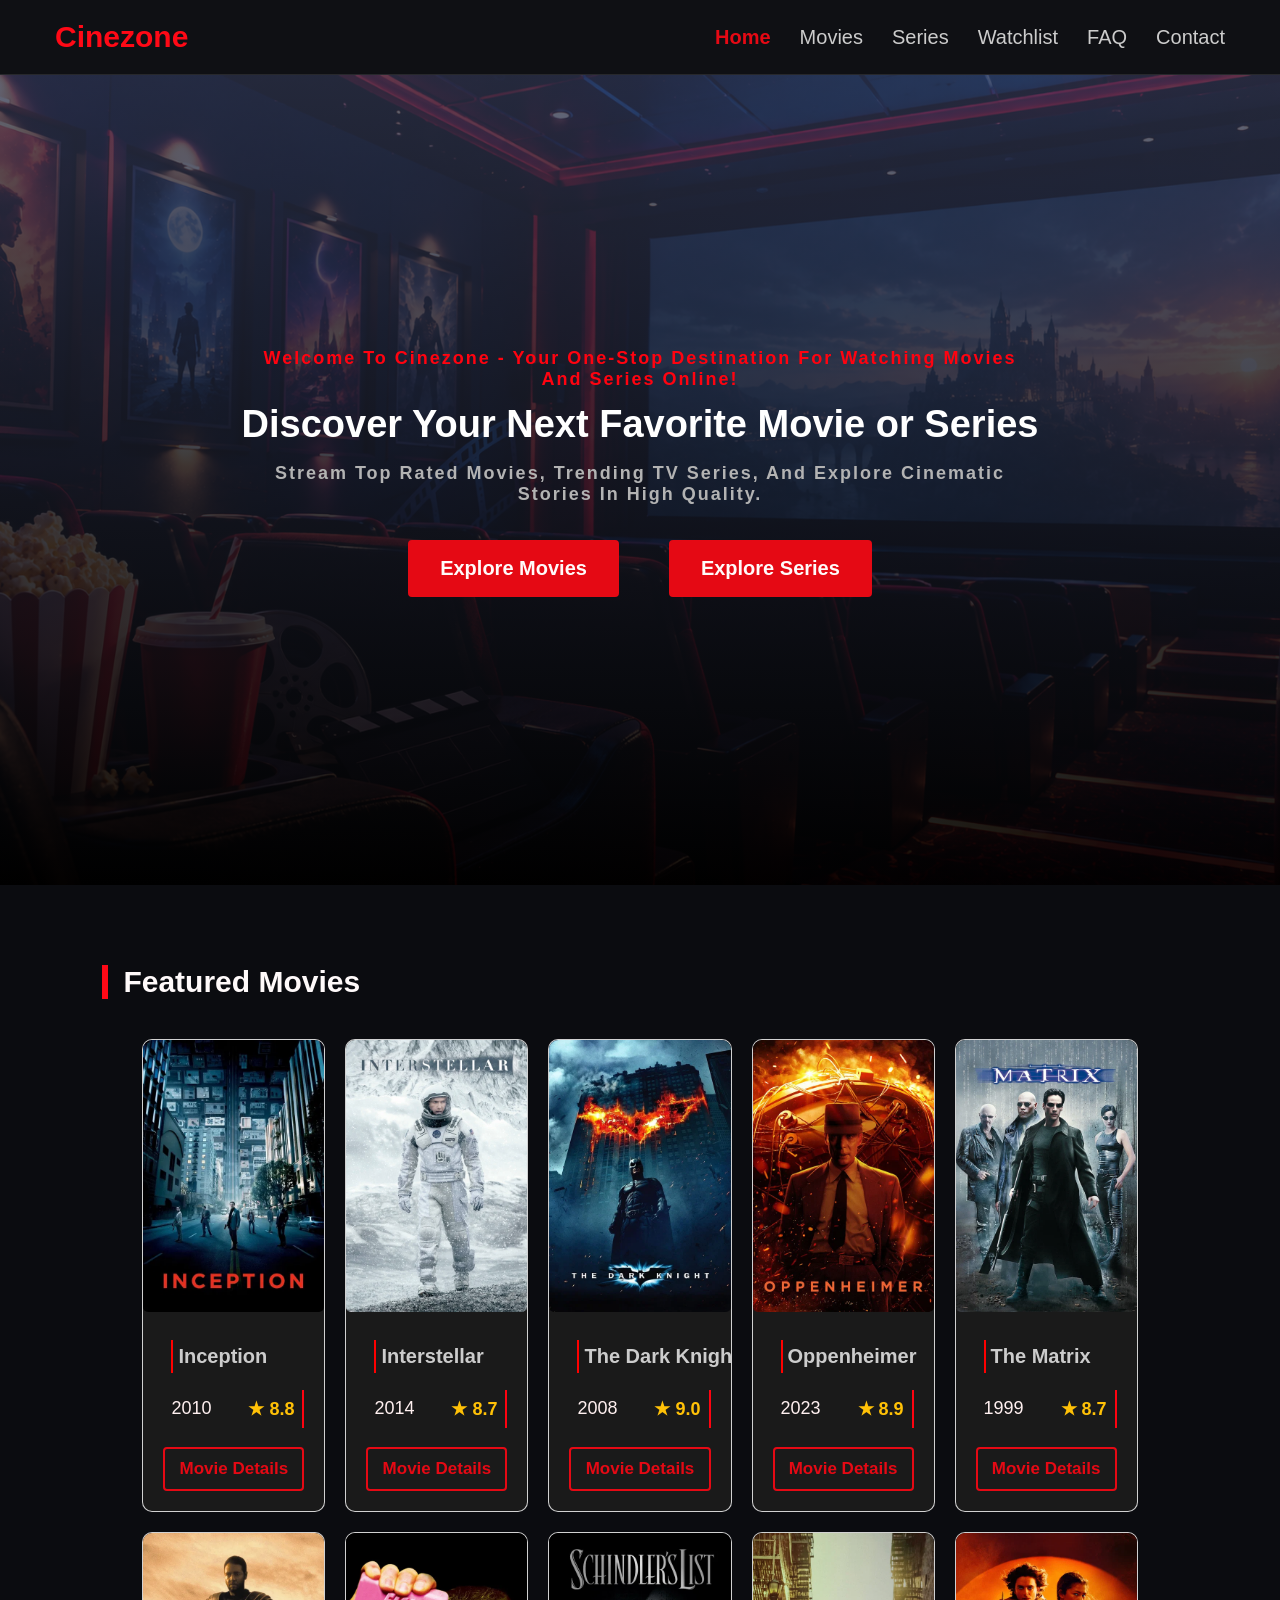
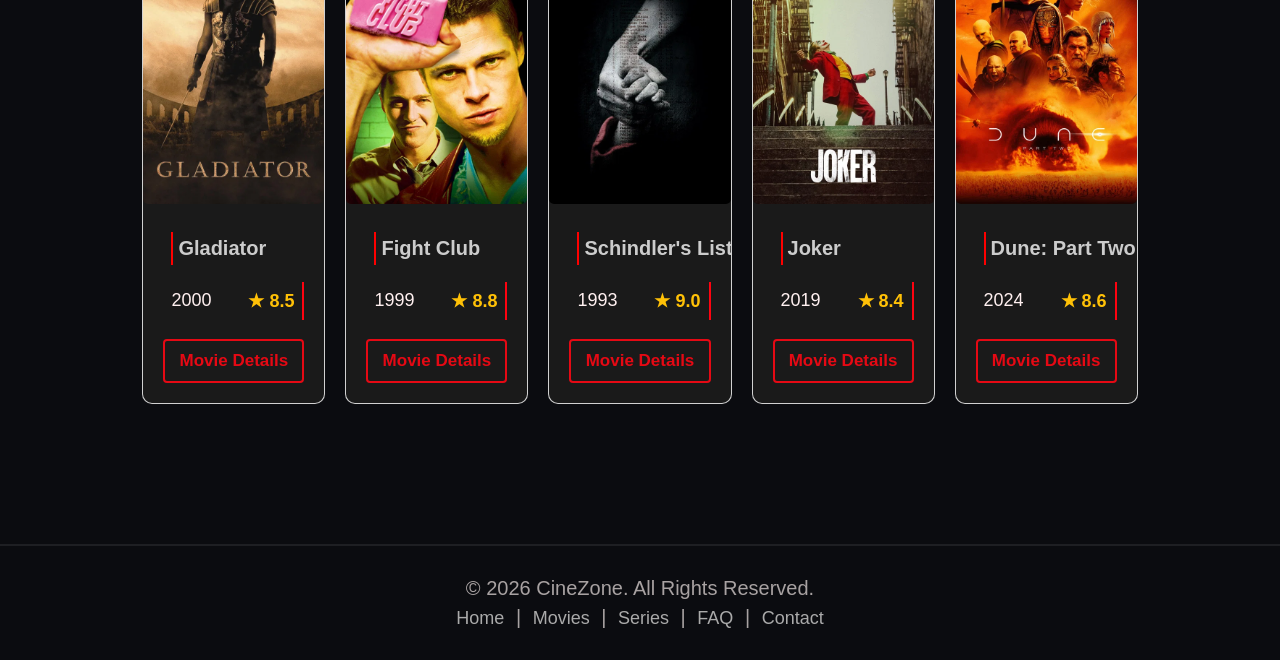
<file: index.html>
<!DOCTYPE html>
<html lang="en">
<head>
    <meta charset="UTF-8">
    <meta name="viewport" content="width=device-width, initial-scale=1.0">
    <title>Cinezone - Watch Movies & Series Online</title>
    <link rel="stylesheet" href="style.css">
</head>
<body>
    <nav class="navbar">
        <a href="index.html" class="logo">Cinezone</a>

        <ul class="nav-links">
            <li><a href="index.html" class="active">Home</a></li>
            <li><a href="movies.html">Movies</a></li>
            <li><a href="series.html">Series</a></li>
            <li><a href="watchlist.html">Watchlist</a></li>
            <li><a href="faq.html">FAQ</a></li>
            <li><a href="contact.html">Contact</a></li>
        </ul>
    </nav>

    <section class="hero">
        <div class="hero-content">
            <p class="hero-text">Welcome to Cinezone - Your one-stop destination for watching movies and series online!</p>
            <h1>Discover Your Next Favorite Movie or Series</h1>
            <p class="hero-pp1">Stream top rated movies, trending TV series, and explore cinematic stories in high quality.</p>
            <div class="hero-buttons">
            <a href="movies.html" class="hero-button">Explore Movies</a>
            <a href="series.html" class="hero-button">Explore Series</a>
            </div>
        </div>
    </section>
    
    <section class="featured-section">
        <h2 class="section-title">Featured Movies</h2>

        <div class="movies-grid">
            <!-- mov1 -->
            <div class="movie-card">
                <img src="img/mov1.webp" alt="Inception">
                <div class="card-details">
                    <h3>Inception</h3>
                    <div class="card-info">
                        <span class="year">2010</span>
                        <span class="rating">★ 8.8</span>
                    </div>

                    <a href="movie-details.html#mov1" class="btn-details">Movie Details</a>
                </div>
            </div>

            <!-- mov2 -->
            <div class="movie-card">
                <img src="img/mov2.webp" alt="Interstellar">
                <div class="card-details">
                    <h3>Interstellar</h3>
                    <div class="card-info">
                        <span class="year">2014</span>
                        <span class="rating">★ 8.7</span>
                    </div>
                    <a href="movie-details.html#mov2" class="btn-details">Movie Details</a>
                </div>
            </div>

            <!-- mov3 -->
            <div class="movie-card">
                <img src="img/mov3.webp" alt="The Dark Knight">
                <div class="card-details">
                    <h3>The Dark Knight</h3>
                    <div class="card-info">
                        <span class="year">2008</span>
                        <span class="rating">★ 9.0</span>
                    </div>
                    <a href="movie-details.html#mov3" class="btn-details">Movie Details</a>
                </div>
            </div>

            <!-- mov4 -->
            <div class="movie-card">
                <img src="img/mov4.webp" alt="Oppenheimer">
                <div class="card-details">
                    <h3>Oppenheimer</h3>
                    <div class="card-info">
                        <span class="year">2023</span>
                        <span class="rating">★ 8.9</span>
                    </div>
                    <a href="movie-details.html#mov4" class="btn-details">Movie Details</a>
                </div>
            </div>

            <!-- mov5 -->
            <div class="movie-card">
                <img src="img/mov5.webp" alt="The Matrix">
                <div class="card-details">
                    <h3>The Matrix</h3>
                    <div class="card-info">
                        <span class="year">1999</span>
                        <span class="rating">★ 8.7</span>
                    </div>
                    <a href="movie-details.html#mov5" class="btn-details">Movie Details</a>
                </div>
            </div>

            <!-- mov6 -->
            <div class="movie-card">
                <img src="img/mov6.webp" alt="Gladiator">
                <div class="card-details">
                    <h3>Gladiator</h3>
                    <div class="card-info">
                        <span class="year">2000</span>
                        <span class="rating">★ 8.5</span>
                    </div>
                    <a href="movie-details.html#mov6" class="btn-details">Movie Details</a>
                </div>
            </div>

            <!-- mov7 -->
            <div class="movie-card">
                <img src="img/mov7.webp" alt="Fight Club">
                <div class="card-details">
                    <h3>Fight Club</h3>
                    <div class="card-info">
                        <span class="year">1999</span>
                        <span class="rating">★ 8.8</span>
                    </div>
                    <a href="movie-details.html#mov7" class="btn-details">Movie Details</a>
                </div>
            </div>

            <!-- mov8 -->
            <div class="movie-card">
                <img src="img/mov8.webp" alt="Schindler's List">
                <div class="card-details">
                    <h3>Schindler's List</h3>
                    <div class="card-info">
                        <span class="year">1993</span>
                        <span class="rating">★ 9.0</span>
                    </div>
                    <a href="movie-details.html#mov8" class="btn-details">Movie Details</a>
                </div>
            </div>

            <!-- mov9 -->
            <div class="movie-card">
                <img src="img/mov9.webp" alt="Joker">
                <div class="card-details">
                    <h3>Joker</h3>
                    <div class="card-info">
                        <span class="year">2019</span>
                        <span class="rating">★ 8.4</span>
                    </div>
                    <a href="movie-details.html#mov9" class="btn-details">Movie Details</a>
                </div>
            </div>

            <!-- mov10 -->
            <div class="movie-card">
                <img src="img/mov10.webp" alt="Dune: Part Two">
                <div class="card-details">
                    <h3>Dune: Part Two</h3>
                    <div class="card-info">
                        <span class="year">2024</span>
                        <span class="rating">★ 8.6</span>
                    </div>
                    <a href="movie-details.html#mov10" class="btn-details">Movie Details</a>
                </div>
            </div>
        </div>
    </section>

    <footer class="footer">
        <div class="footer-content">
            <p>&copy; 2026 CineZone. All Rights Reserved.</p>
            <p class="footer-links">
                <a href="index.html">Home</a> | 
                <a href="movies.html">Movies</a> | 
                <a href="series.html">Series</a> | 
                <a href="faq.html">FAQ</a> | 
                <a href="contact.html">Contact</a>
            </p>
        </div>
    </footer>

</body>
</html>
</file>
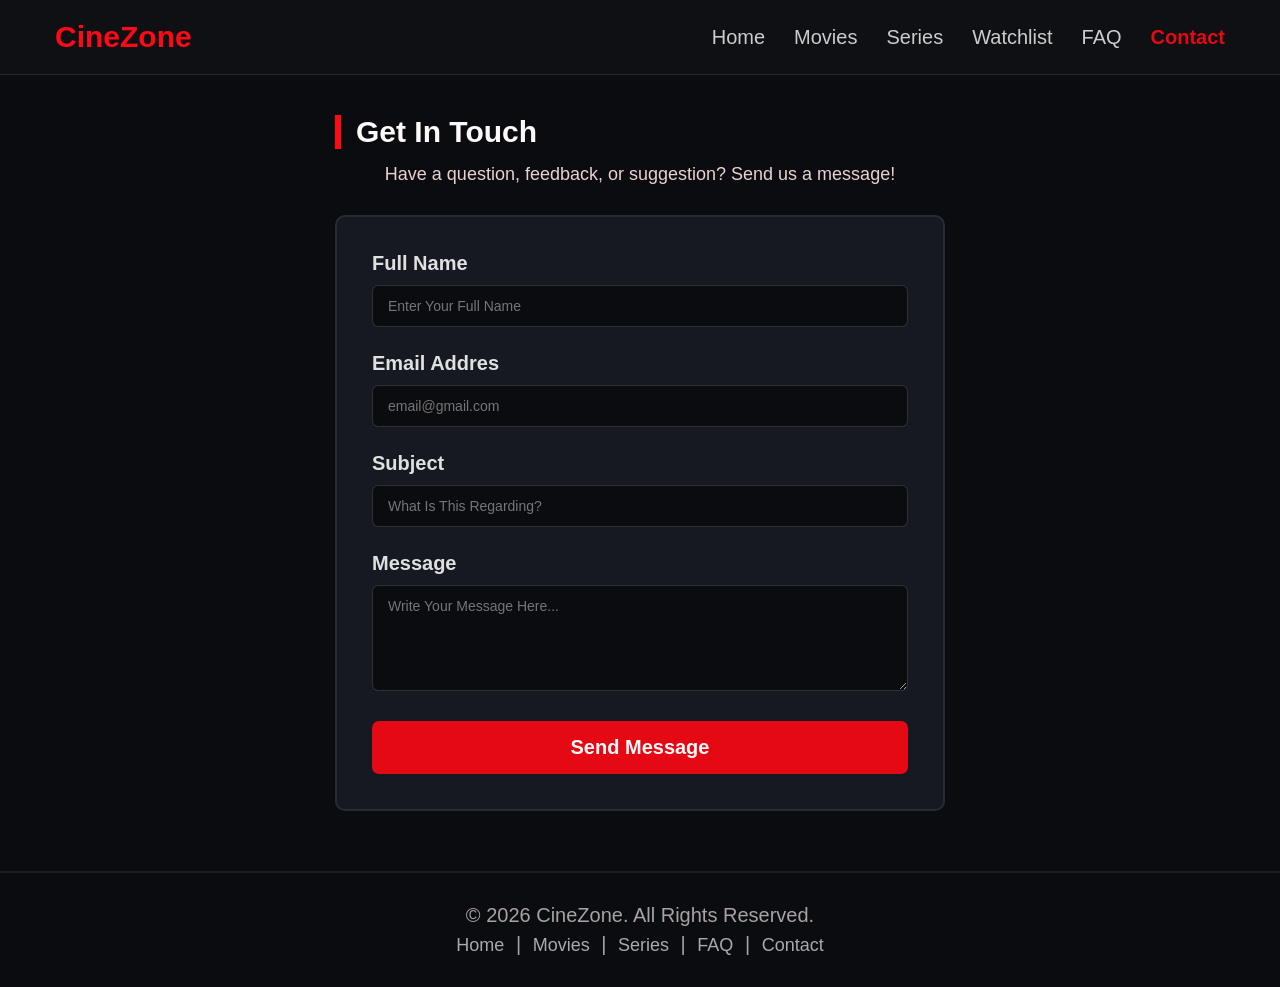
<file: contact.html>
<!DOCTYPE html>
<html lang="en">
<head>
    <meta charset="UTF-8">
    <meta name="viewport" content="width=device-width, initial-scale=1.0">
    <title>CineZone - Contact Us</title>
    <link rel="stylesheet" href="style.css">
</head>
<body>

    <nav class="navbar">
        <a href="index.html" class="logo">CineZone</a>
        <ul class="nav-links">
            <li><a href="index.html">Home</a></li>
            <li><a href="movies.html">Movies</a></li>
            <li><a href="series.html">Series</a></li>
            <li><a href="watchlist.html">Watchlist</a></li>
            <li><a href="faq.html">FAQ</a></li>
            <li><a href="contact.html" class="active">Contact</a></li>
        </ul>
    </nav>

    <!--contact-->

    <section class="contact-container">
        <h2 class="section-title">Get In Touch</h2>
        <p class="contact-subtitle">Have a question, feedback, or suggestion? Send us a message!</p>

        <form class="contact-form" action="#" method="POST">

            <div class="form-group">
                <label for="name">Full Name</label>
                <input type="text" id="name" name="name" placeholder="Enter Your Full Name" required>
            </div>

            <div class="form-group">
                <label for="email">Email Addres</label>
                <input type="email" id="email" name="email" placeholder="email@gmail.com" required>
            </div>

            <div class="form-group">
                <label for="subject">Subject</label>
                <input type="text" id="subject" name="subject" placeholder="What Is This Regarding?" required>
            </div>

            <div class="form-group">
                <label for="message">Message</label>
                <textarea id="message" name="message" rows="5" placeholder="Write Your Message Here..." required></textarea>
            </div>

            <button type="submit" class="btn-submit">Send Message</button>


        </form>
    </section>

    <footer class="footer">
        <div class="footer-content">
            <p>&copy; 2026 CineZone. All Rights Reserved.</p>
            <p class="footer-links">
                <a href="index.html">Home</a> | 
                <a href="movies.html">Movies</a> | 
                <a href="series.html">Series</a> | 
                <a href="faq.html">FAQ</a> | 
                <a href="contact.html">Contact</a>
            </p>
        </div>
    </footer>

</body>
</html>
</file>
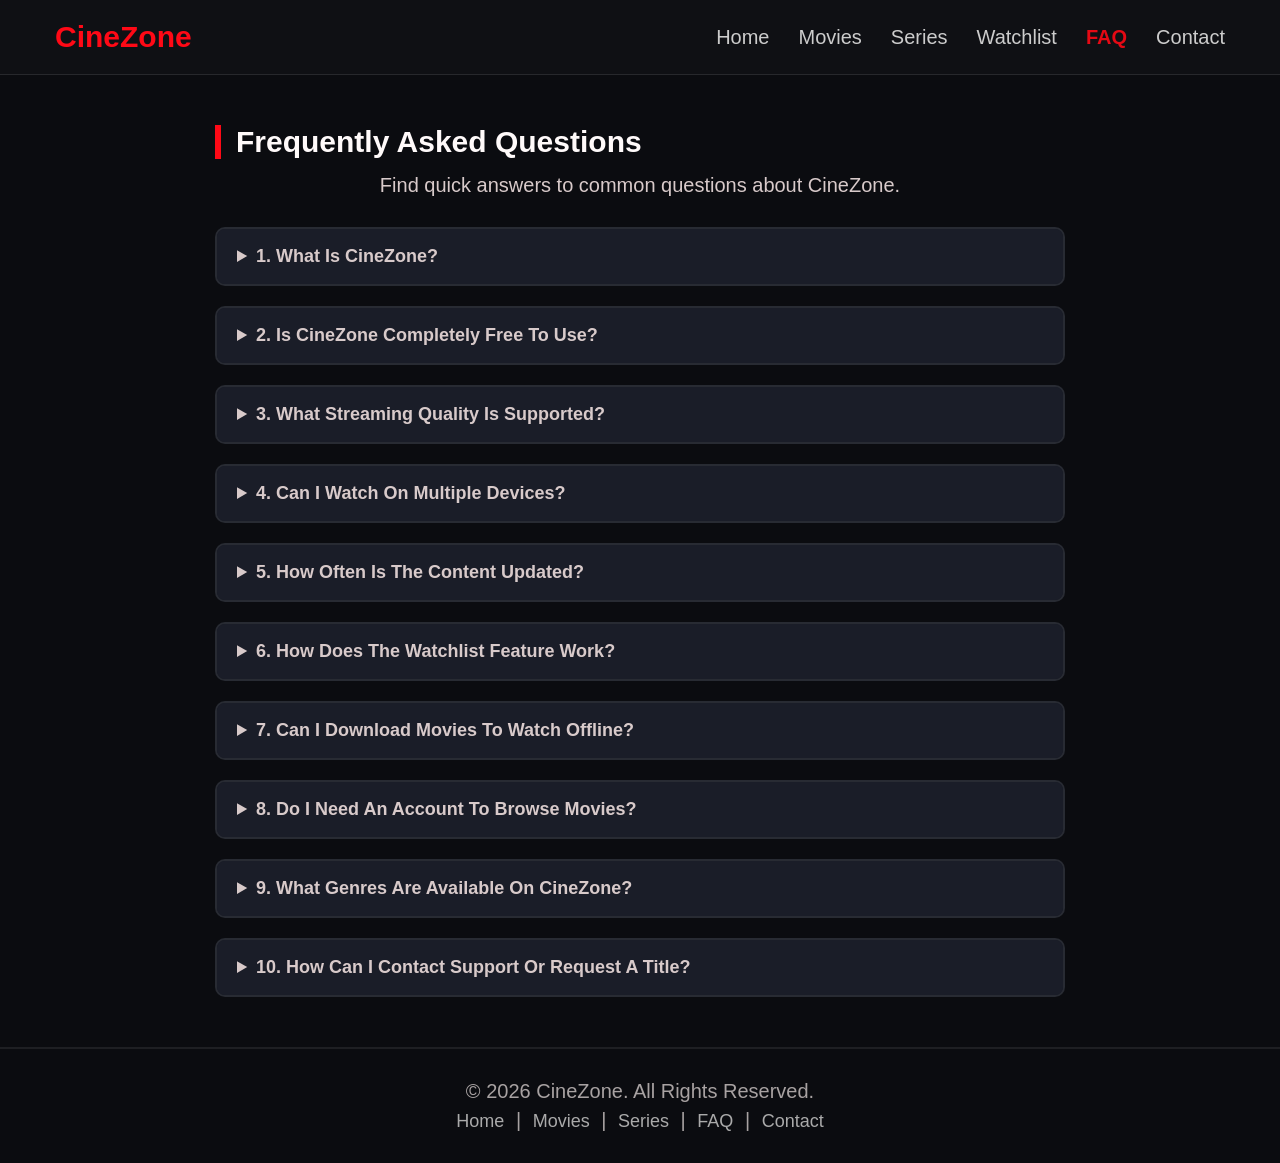
<file: faq.html>
<!DOCTYPE html>
<html lang="en">
<head>
    <meta charset="UTF-8">
    <meta name="viewport" content="width=device-width, initial-scale=1.0">
    <title>CineZone - FAQ</title>
    <link rel="stylesheet" href="style.css">
</head>
<body>

   <nav class="navbar">
        <a href="index.html" class="logo">CineZone</a>
        <ul class="nav-links">
            <li><a href="index.html">Home</a></li>
            <li><a href="movies.html">Movies</a></li>
            <li><a href="series.html">Series</a></li>
            <li><a href="watchlist.html">Watchlist</a></li>
            <li><a href="faq.html" class="active">FAQ</a></li>
            <li><a href="contact.html">Contact</a></li>
        </ul>
    </nav>

    <section class="faq-container">
        <h2 class="section-title">Frequently Asked Questions</h2>
        <p class="faq-subtitle">Find quick answers to common questions about CineZone.</p>

        <div class="faq-list">

            <!--faq1-->
            <details>
                <summary>1. What is CineZone?</summary>
                <p>CineZone is a streaming platform concept where you can browse popular movies, trending TV series, explore trailers, and build your personalized watchlist.</p>
            </details>

            <!--faq2-->
            <details>
                <summary>2. Is CineZone completely free to use?</summary>
                <p>Yes, browsing our catalog, watching trailers, and organizing your watchlist is 100% free with no hidden subscription fees.</p>
            </details>

            <!--faq3-->
            <details>
                <summary>3. What streaming quality is supported?</summary>
                <p>All trailers and previews are supported in Full HD (1080p) and 4K Ultra HD depending on your internet connection speed.</p>
            </details>

            <!--faq4-->
            <details>
                <summary>4. Can I watch on multiple devices?</summary>
                <p>Yes, CineZone is designed with responsive layouts to work smoothly on desktops, laptops, tablets, and mobile devices.</p>
            </details>

            <!--faq5-->
            <details>
                <summary>5. How often is the content updated?</summary>
                <p>Our catalog is updated weekly with the latest theatrical releases, trending television series, and upcoming trailers.</p>
            </details>

            <!--faq6-->
            <details>
                <summary>6. How does the Watchlist feature work?</summary>
                <p>The Watchlist allows you to bookmark movies and TV shows you intend to watch later so you can easily access them in one place.</p>
            </details>

            <!--faq7-->
            <details>
                <summary>7. Can I download movies to watch offline?</summary>
                <p>Offline downloading is currently not supported. You can stream trailers and browse information whenever you are connected to the internet.</p>
            </details>

            
            <!--faq8-->
            <details>
                <summary>8. Do I need an account to browse movies?</summary>
                <p>No registration is required to explore our movie library, view cast details, or watch official trailers.</p>
            </details>

             
            <!--faq9-->
            <details>
                <summary>9. What genres are available on CineZone?</summary>
                <p>We feature a wide range of genres including Action, Sci-Fi, Crime, Drama, Mystery, Fantasy, History, and Biopics.</p>
            </details>

            <!--faq10-->
            <details>
                <summary>10. How can I contact support or request a title?</summary>
                <p>You can easily reach out to our team by submitting a message through the Contact Us page.</p>
            </details>
        </div>
    </section>


    <footer class="footer">
        <div class="footer-content">
            <p>&copy; 2026 CineZone. All Rights Reserved.</p>
            <p class="footer-links">
                <a href="index.html">Home</a> | 
                <a href="movies.html">Movies</a> | 
                <a href="series.html">Series</a> | 
                <a href="faq.html">FAQ</a> | 
                <a href="contact.html">Contact</a>
            </p>
        </div>
    </footer>
    
</body>
</html>
</file>
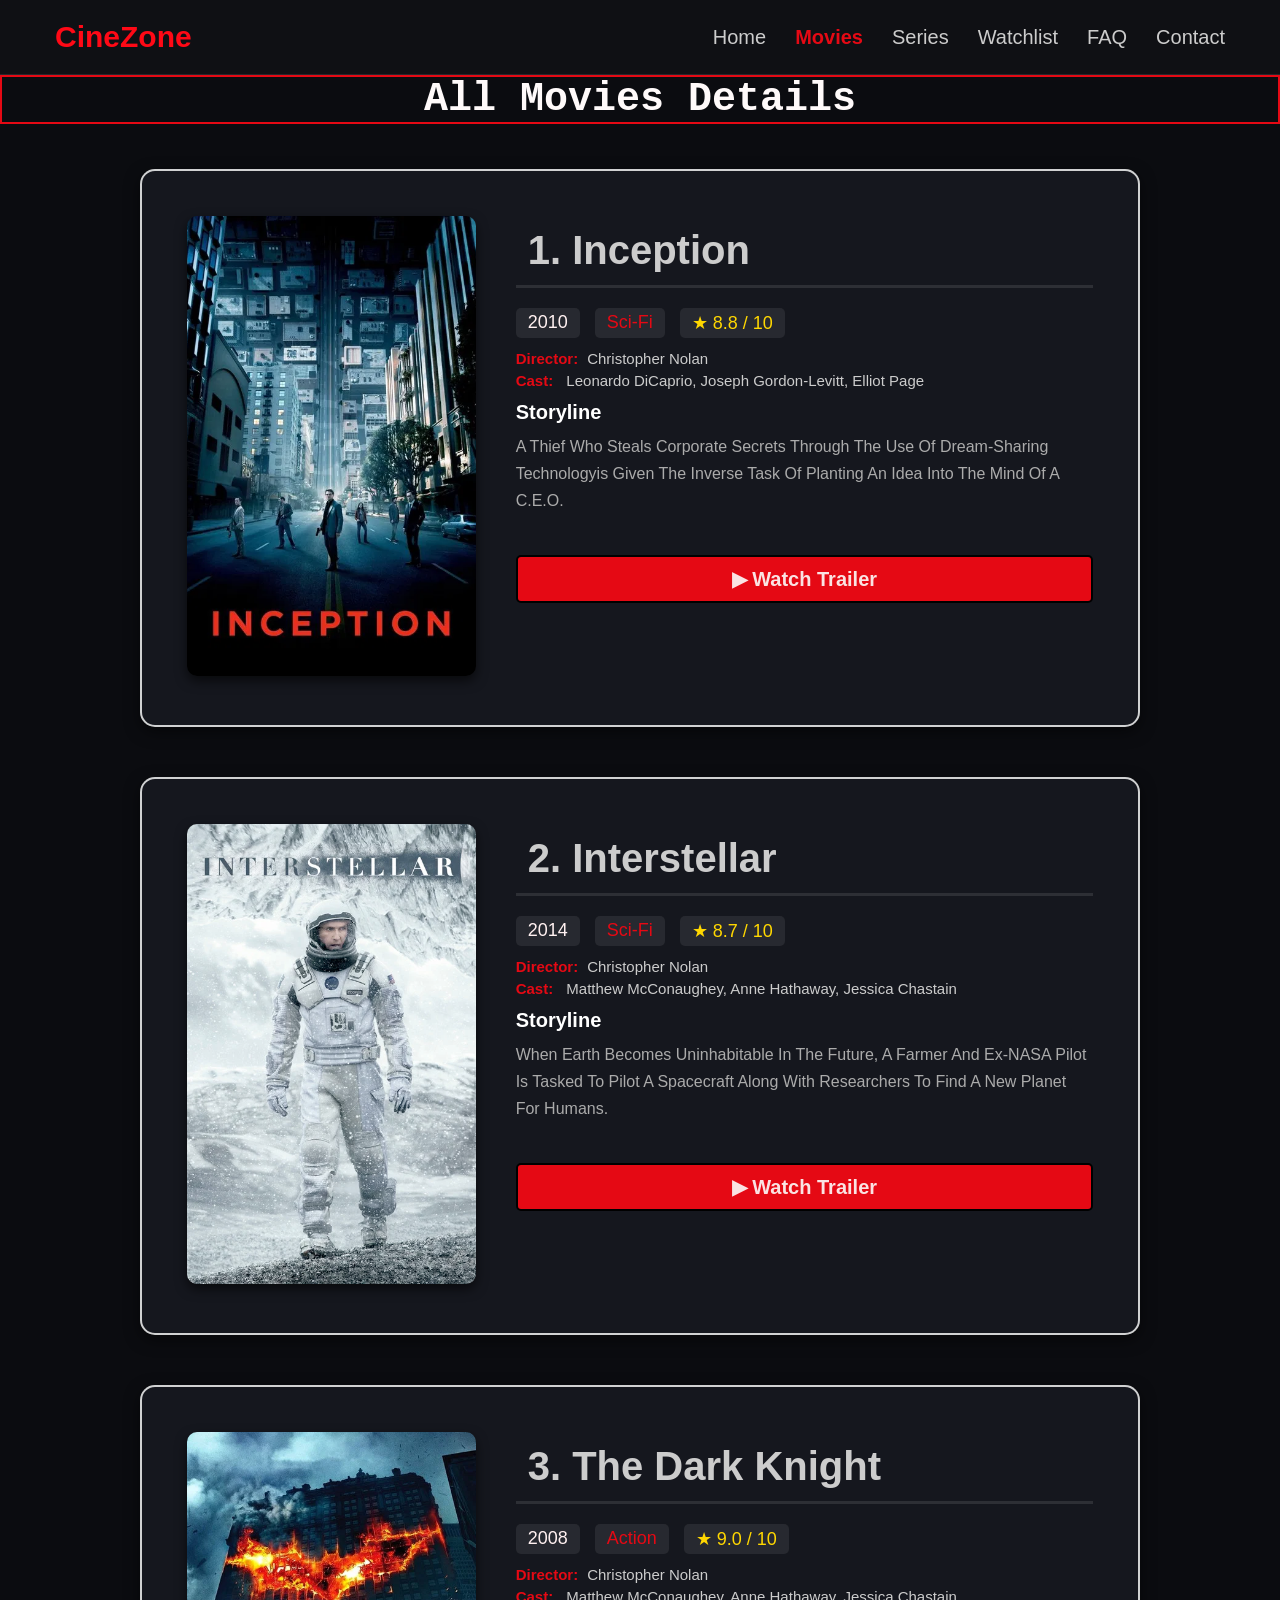
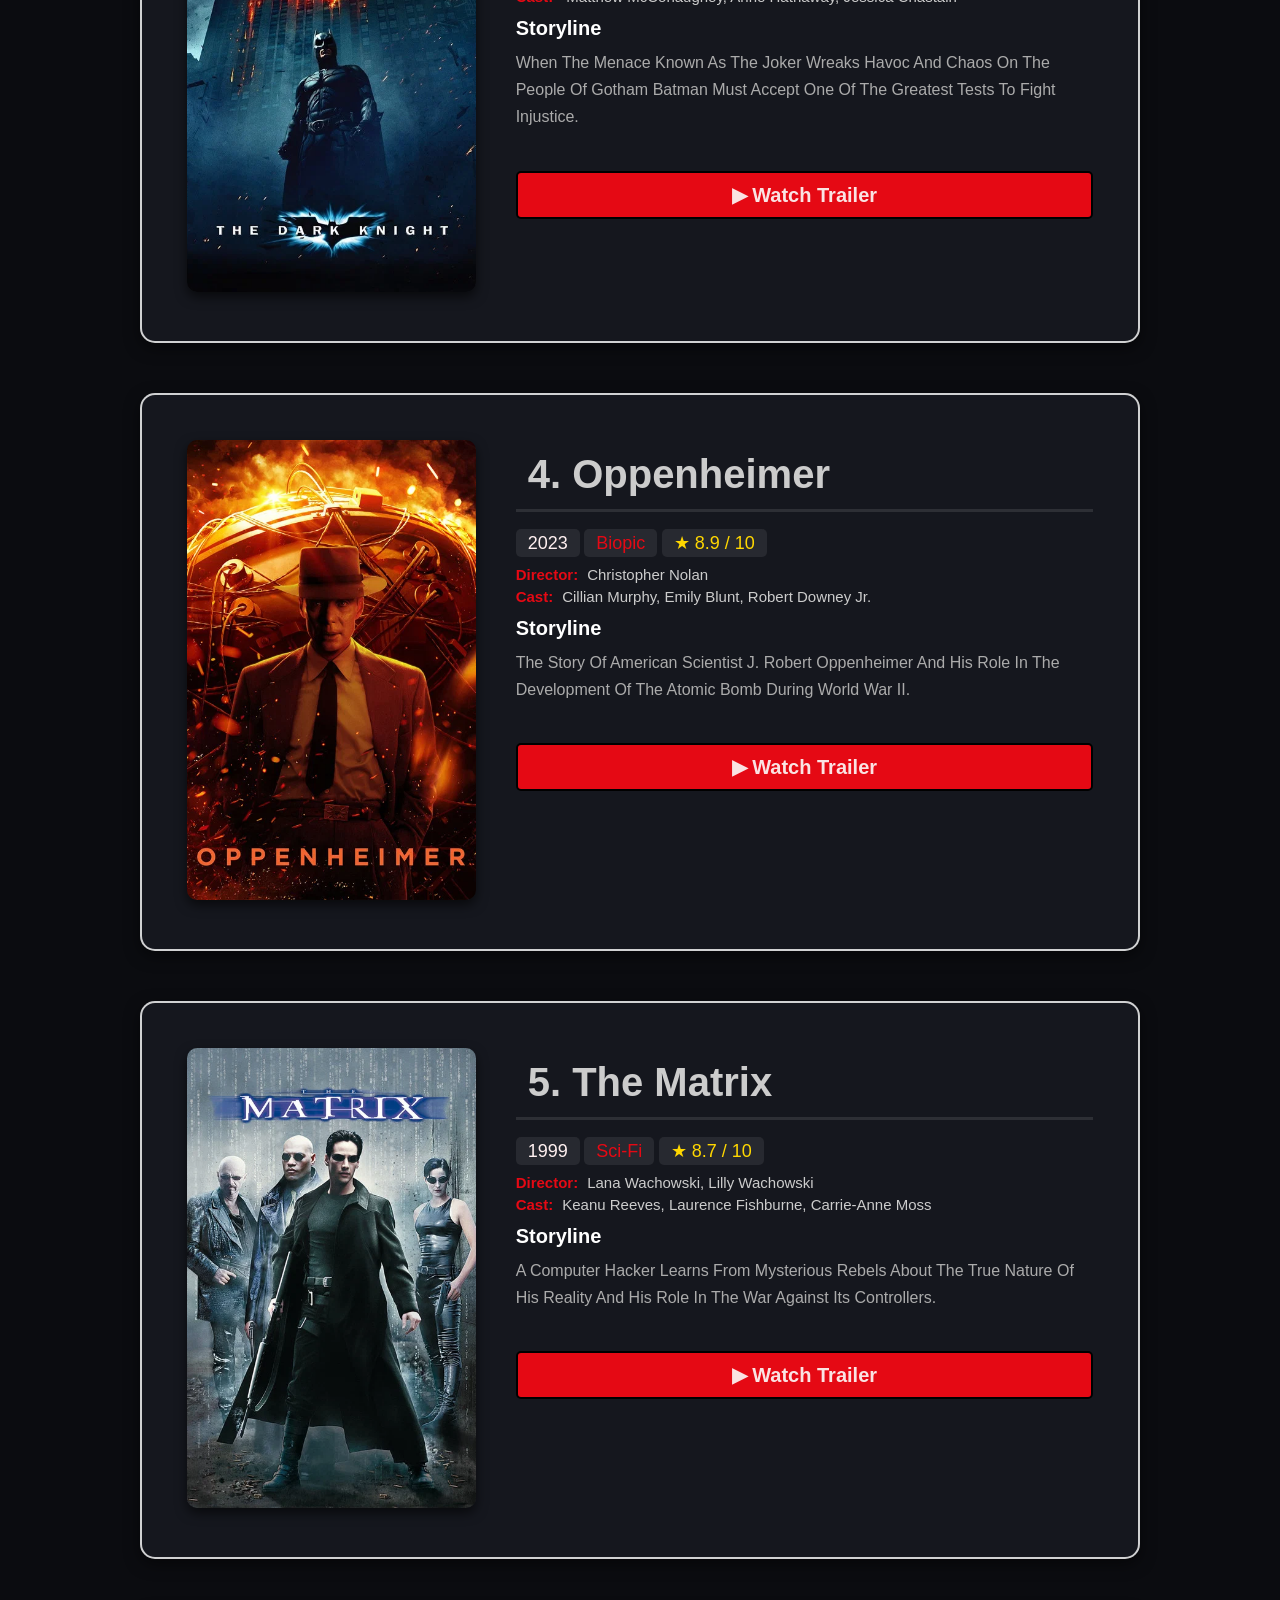
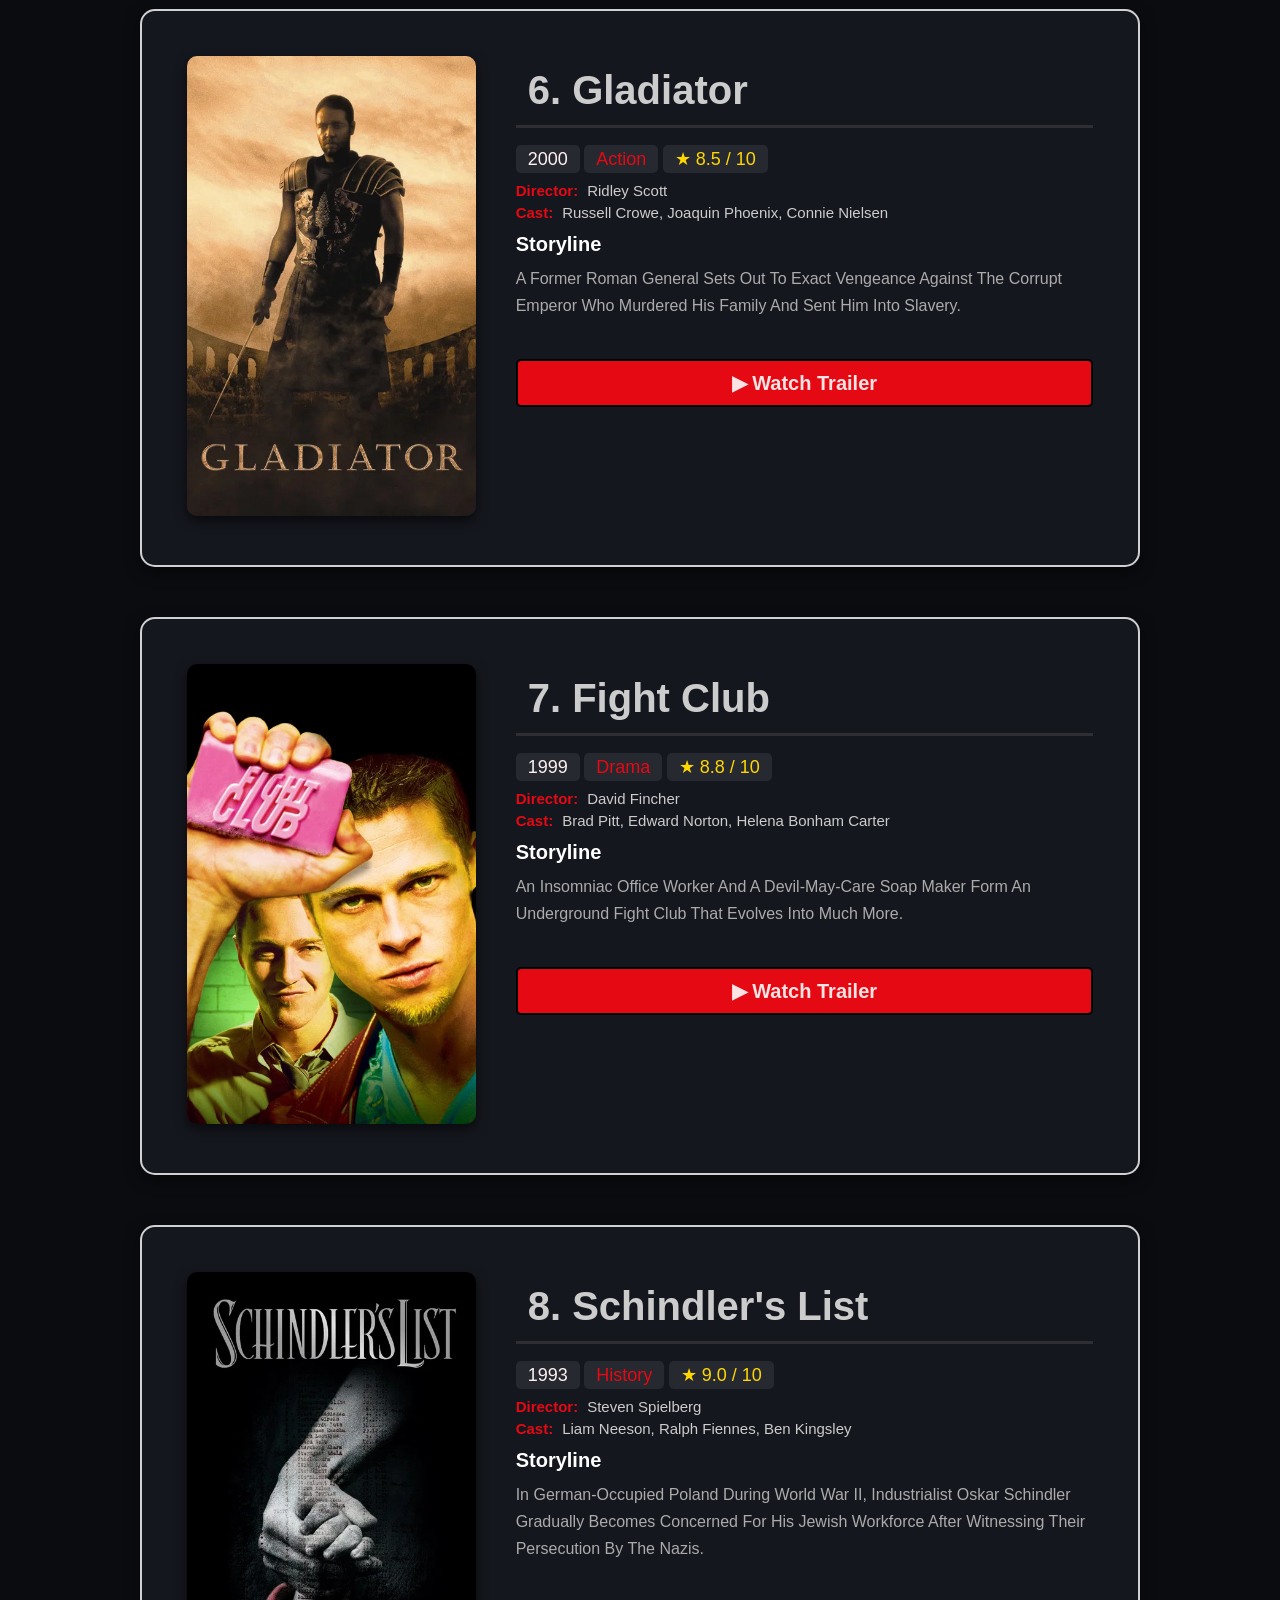
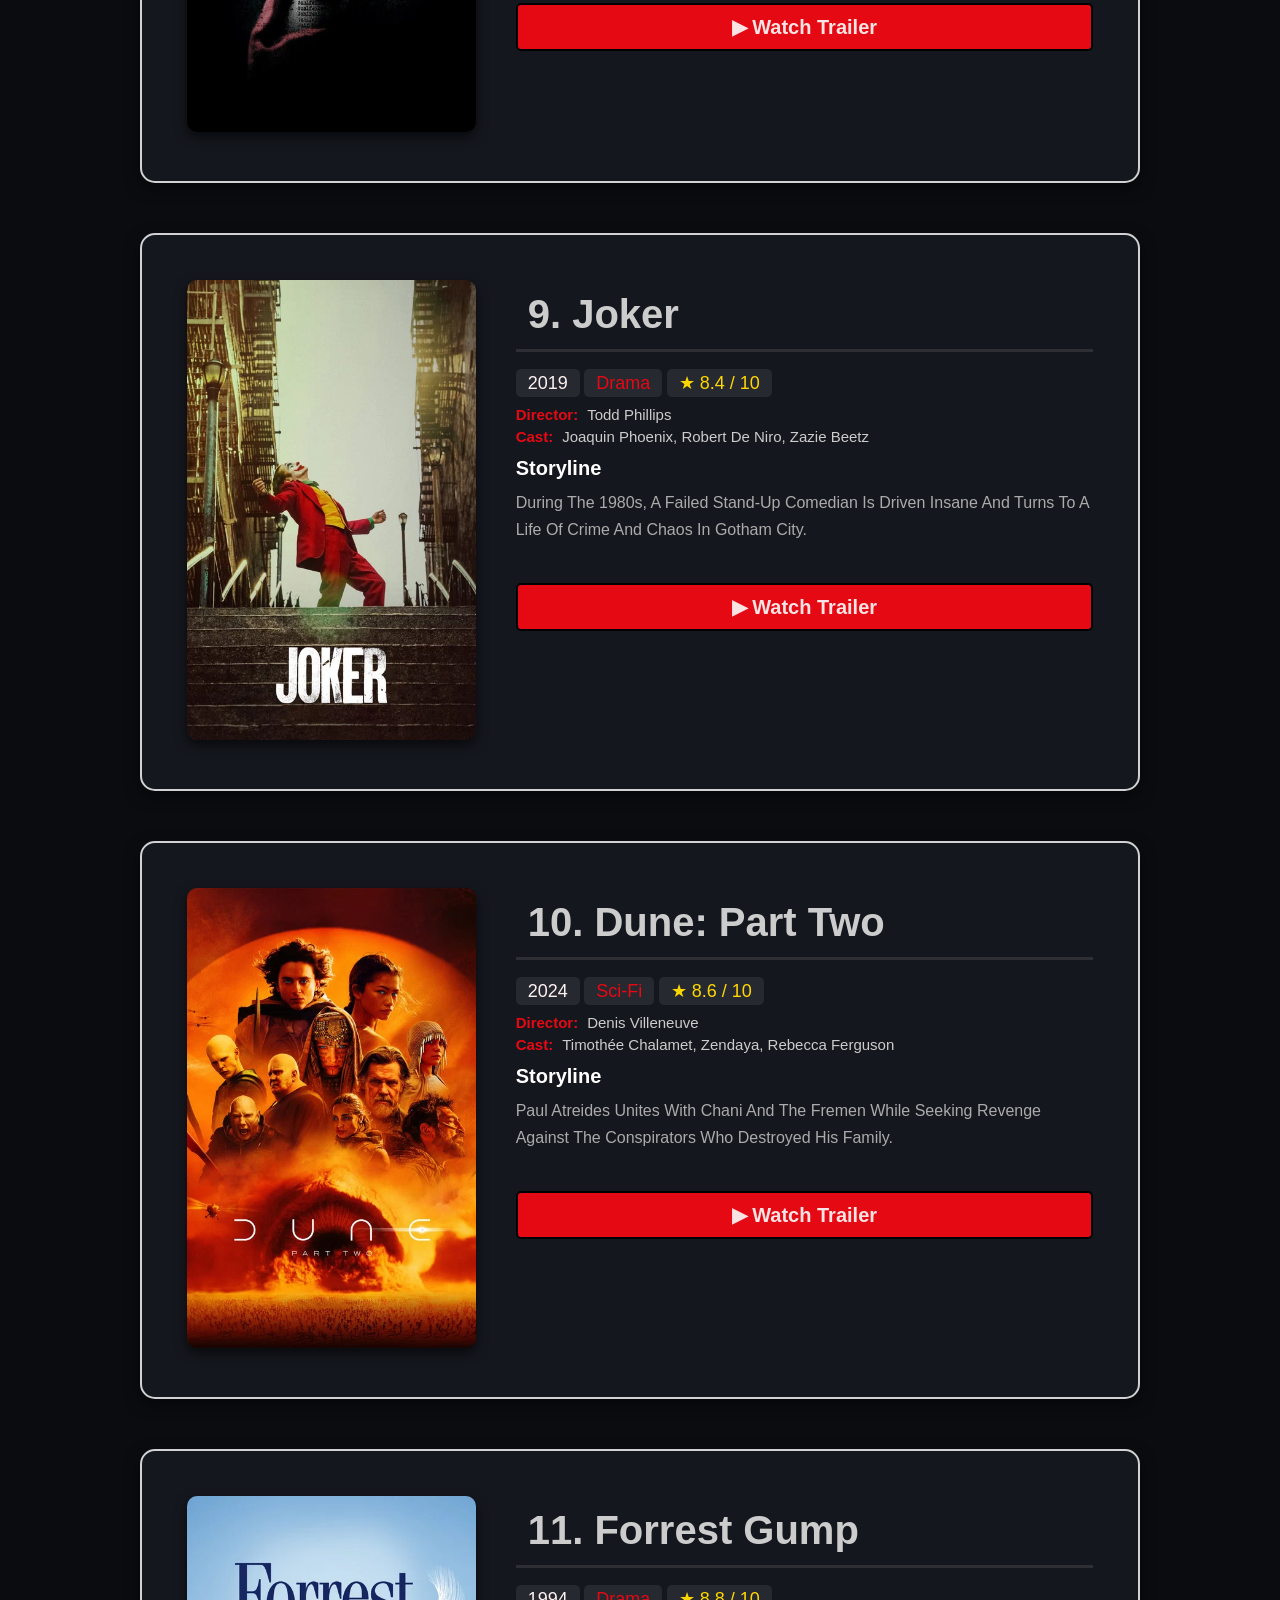
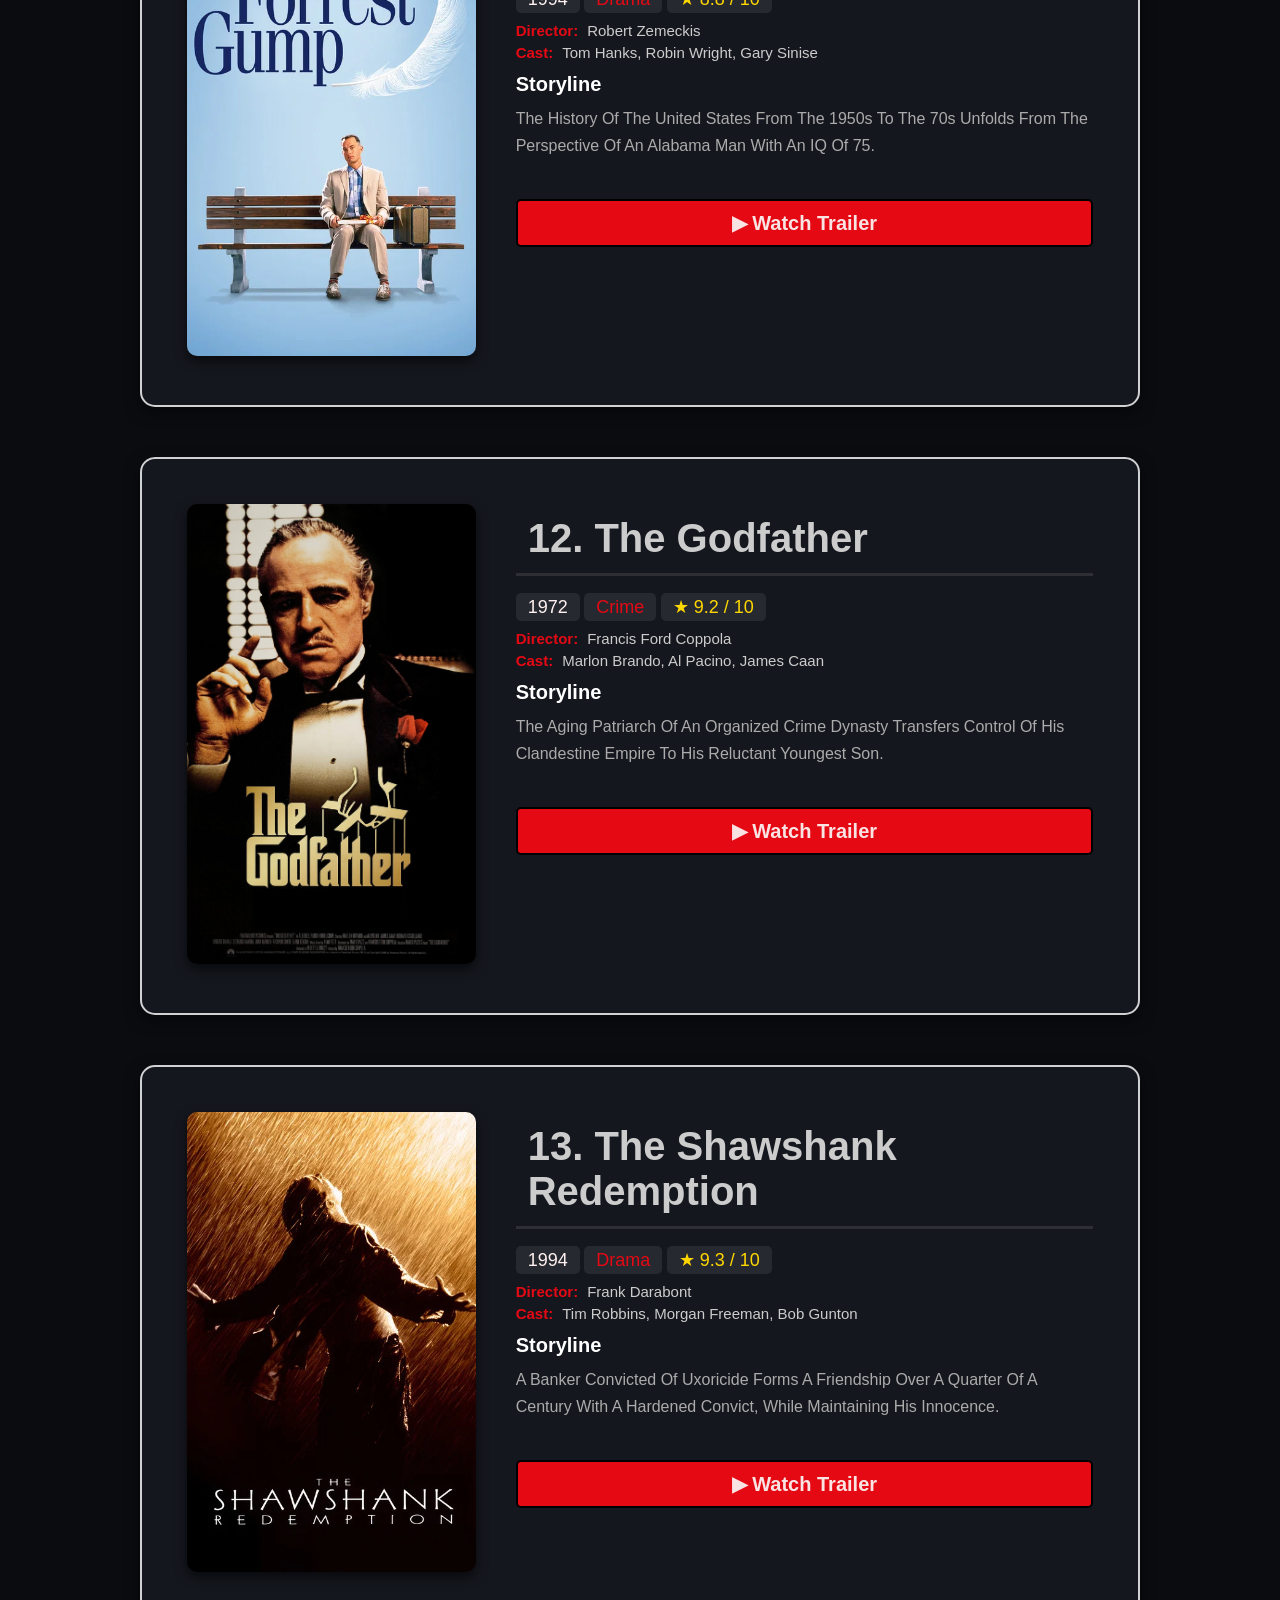
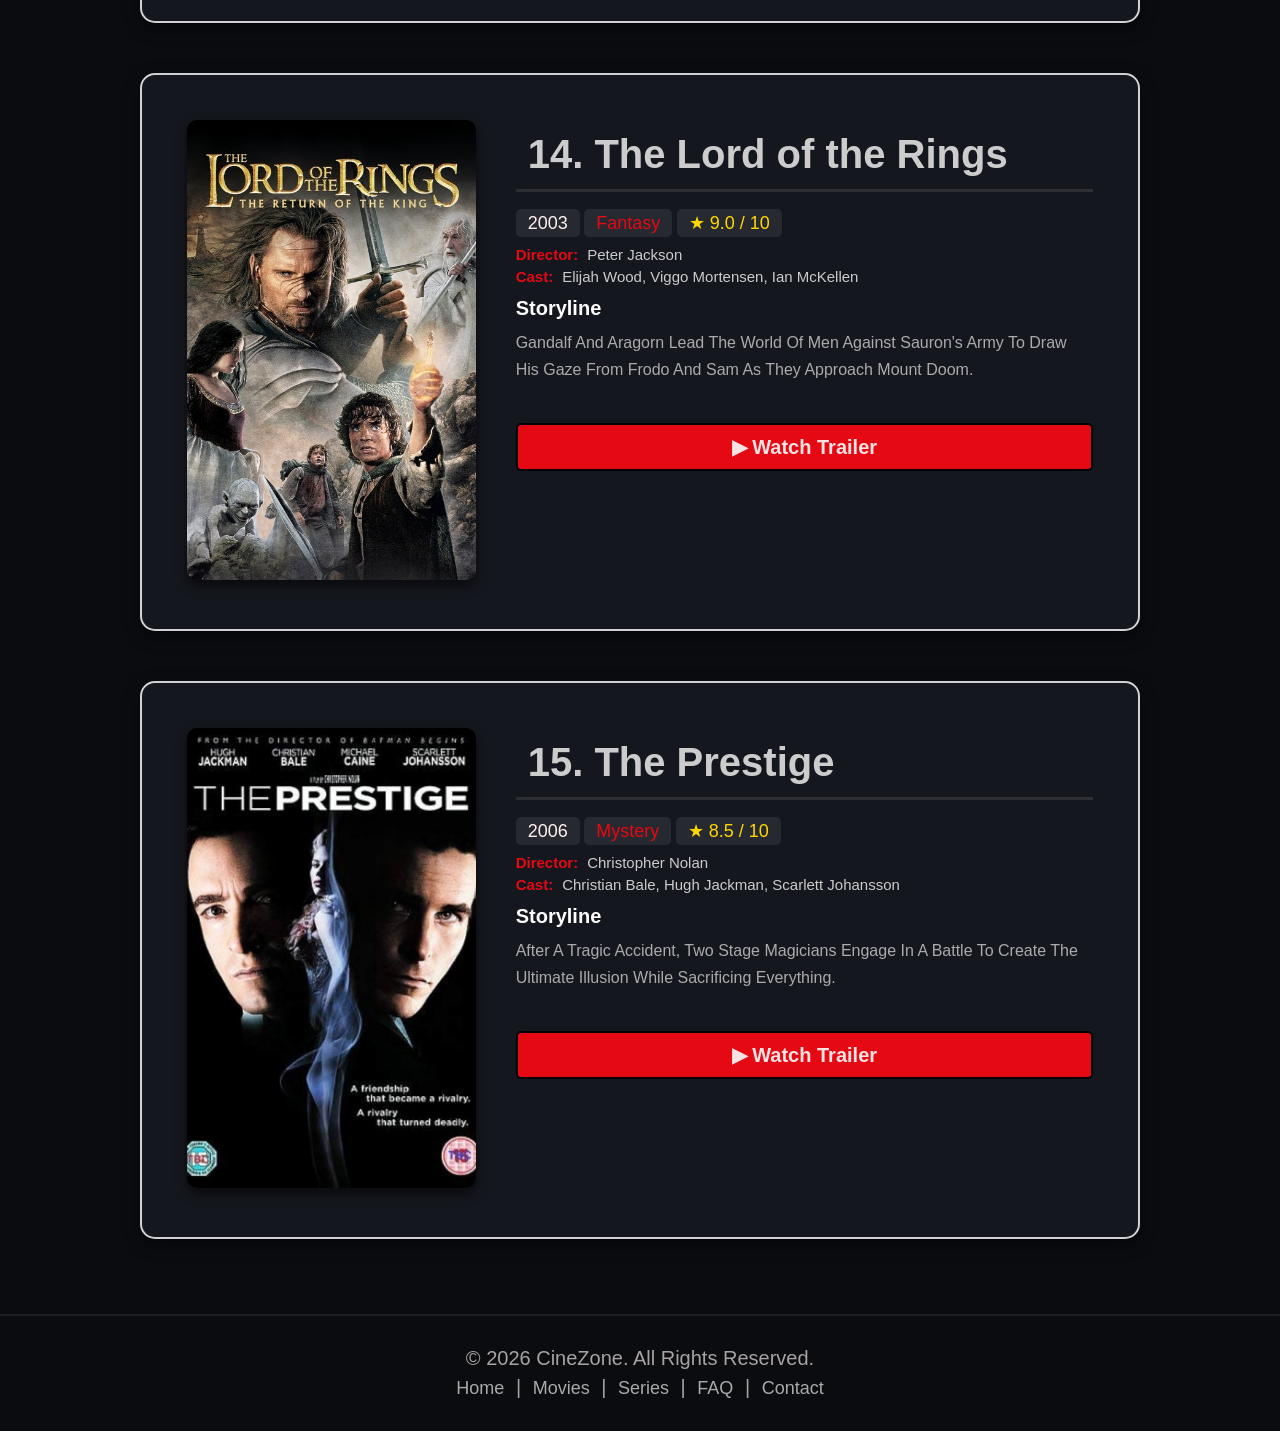
<file: movie-details.html>
<!DOCTYPE html>
<html lang="en">
<head>
    <meta charset="UTF-8">
    <meta name="viewport" content="width=device-width, initial-scale=1.0">
    <title>Cinezone - All Movies Details</title>
    <link rel="stylesheet" href="style.css">
</head>
<body>
    <nav class="navbar">
        <a href="index.html" class="logo">CineZone</a>
        <ul class="nav-links">
            <li><a href="index.html">Home</a></li>
            <li><a href="movies.html" class="active">Movies</a></li>
            <li><a href="series.html">Series</a></li>
            <li><a href="watchlist.html">Watchlist</a></li>
            <li><a href="faq.html">FAQ</a></li>
            <li><a href="contact.html">Contact</a></li>
        </ul>
    </nav>

    <div>
        <h2 class="text-move">All Movies Details</h2>
    </div>

    <section class="container">
<!-- mov1 -->
    <section class="details-container" id="mov1">
        <div class="details-poster">
            <img src="img/mov1.webp" alt="Inception">
        </div>

        <div class="details-info">
            <h1>1. Inception</h1>
            <div class="mata-badges">
                <span class="badge year">2010</span>
                <span class="badge genre">Sci-Fi</span>
                <span class="badge rating">★ 8.8 / 10</span>
            </div>
            <div class="info-row"><span class="label">Director:</span><span class="value">Christopher Nolan</span></div>
            <div class="info-row"><span class="label">Cast:</span>
                <span class="value">Leonardo DiCaprio, Joseph Gordon-Levitt, Elliot Page</span></div>
                <div class="overview">
                <h3>Storyline</h3>
                <p>A thief who steals corporate secrets through the use of dream-sharing technologyis given the inverse task of planting an idea into the mind of a C.E.O.</p>
                </div>
                <a href="https://www.youtube.com/watch?v=YoHD9XEInc0" target="_blank" class="btn-trailer">▶ Watch Trailer</a>
        </div>
    </section>

        <!-- mov2 -->
    <section class="details-container" id="mov2">
        <div class="details-poster">
            <img src="img/mov2.webp" alt="Interstellar">
        </div>

        <div class="details-info">
            <h1>2. Interstellar</h1>
            <div class="mata-badges">
                <span class="badge year">2014</span>
                <span class="badge genre">Sci-Fi</span>
                <span class="badge rating">★ 8.7 / 10</span>
            </div>
            <div class="info-row"><span class="label">Director:</span><span class="value">Christopher Nolan</span></div>
            <div class="info-row"><span class="label">Cast:</span>
                <span class="value">Matthew McConaughey, Anne Hathaway, Jessica Chastain</span></div>
                <div class="overview">
                <h3>Storyline</h3>
                <p>When Earth becomes uninhabitable in the future, a farmer and ex-NASA pilot is tasked to
                    pilot a spacecraft along with researchers to find a new planet for humans.</p>
                </div>
                <a href="https://www.youtube.com/watch?v=zSWdZVtXT7E" target="_blank" class="btn-trailer">▶ Watch Trailer</a>
        </div>
        </section>

        <!-- mov3 -->
    <section class="details-container" id="mov3">
        <div class="details-poster">
            <img src="img/mov3.webp" alt="The Dark Knight">
        </div>

        <div class="details-info">
            <h1>3. The Dark Knight</h1>
            <div class="mata-badges">
                <span class="badge year">2008</span>
                <span class="badge genre">Action</span>
                <span class="badge rating">★ 9.0 / 10</span>
            </div>
            <div class="info-row"><span class="label">Director:</span><span class="value">Christopher Nolan</span></div>
            <div class="info-row"><span class="label">Cast:</span>
                <span class="value">Matthew McConaughey, Anne Hathaway, Jessica Chastain</span></div>
                <div class="overview">
                <h3>Storyline</h3>
                <p>When the menace known as the Joker wreaks havoc and chaos on the people of Gotham Batman must accept one of the greatest tests to fight injustice.</p>
                </div>
                <a href="https://www.youtube.com/watch?v=EXeTwQWrcwY" target="_blank" class="btn-trailer">▶ Watch Trailer</a>
        </div>
        </section>

          <!-- mov4 -->
          <section class="details-container" id="mov4">
            <div class="details-poster">
                <img src="img/mov4.webp" alt="Oppenheimer">
            </div>
            <div class="details-info">
                <h1>4. Oppenheimer</h1>
                <div class="meta-badges">
                    <span class="badge year">2023</span>
                    <span class="badge genre">Biopic</span>
                    <span class="badge rating">★ 8.9 / 10</span>
                </div>
                <div class="info-row"><span class="label">Director:</span><span class="value">Christopher Nolan</span></div>
                <div class="info-row"><span class="label">Cast:</span><span class="value">Cillian Murphy, Emily Blunt, Robert Downey Jr.</span></div>
                <div class="overview">
                    <h3>Storyline</h3>
                    <p>The story of American scientist J. Robert Oppenheimer and his role in the development of the atomic bomb during World War II.</p>
                </div>
                <a href="https://www.youtube.com/watch?v=uYPbbksJxIg" target="_blank" class="btn-trailer">▶ Watch Trailer</a>
            </div>
            </section>

            <!-- mov5 -->
            <section class="details-container" id="mov5">
            <div class="details-poster">
                <img src="img/mov5.webp" alt="The Matrix">
            </div>
            <div class="details-info">
                <h1>5. The Matrix</h1>
                <div class="meta-badges">
                    <span class="badge year">1999</span>
                    <span class="badge genre">Sci-Fi</span>
                    <span class="badge rating">★ 8.7 / 10</span>
                </div>
                <div class="info-row"><span class="label">Director:</span><span class="value">Lana Wachowski, Lilly Wachowski</span></div>
                <div class="info-row"><span class="label">Cast:</span><span class="value">Keanu Reeves, Laurence Fishburne, Carrie-Anne Moss</span></div>
                <div class="overview">
                    <h3>Storyline</h3>
                    <p>A computer hacker learns from mysterious rebels about the true nature of his reality and his role in the war against its controllers.</p>
                </div>
                <a href="https://www.youtube.com/watch?v=vKQi3bBA1y8" target="_blank" class="btn-trailer">▶ Watch Trailer</a>
            </div>
        </section>

        <!-- mov6 -->
         <section class="details-container" id="mov6">
            <div class="details-poster">
                <img src="img/mov6.webp" alt="Gladiator">
            </div>
            <div class="details-info">
                <h1>6. Gladiator</h1>
                <div class="meta-badges">
                    <span class="badge year">2000</span>
                    <span class="badge genre">Action</span>
                    <span class="badge rating">★ 8.5 / 10</span>
                </div>
                <div class="info-row"><span class="label">Director:</span><span class="value">Ridley Scott</span></div>
                <div class="info-row"><span class="label">Cast:</span><span class="value">Russell Crowe, Joaquin Phoenix, Connie Nielsen</span></div>
                <div class="overview">
                    <h3>Storyline</h3>
                    <p>A former Roman General sets out to exact vengeance against the corrupt emperor who murdered his family and sent him into slavery.</p>
                </div>
                <a href="https://www.youtube.com/watch?v=owK1qxDselE" target="_blank" class="btn-trailer">▶ Watch Trailer</a>
            </div>
        </section>

        <!-- mov7 -->
         <section class="details-container" id="mov7">
            <div class="details-poster">
                <img src="img/mov7.webp" alt="Fight Club">
            </div>
            <div class="details-info">
                <h1>7. Fight Club</h1>
                <div class="meta-badges">
                    <span class="badge year">1999</span>
                    <span class="badge genre">Drama</span>
                    <span class="badge rating">★ 8.8 / 10</span>
                </div>
                <div class="info-row"><span class="label">Director:</span><span class="value">David Fincher</span></div>
                <div class="info-row"><span class="label">Cast:</span><span class="value">Brad Pitt, Edward Norton, Helena Bonham Carter</span></div>
                <div class="overview">
                    <h3>Storyline</h3>
                    <p>An insomniac office worker and a devil-may-care soap maker form an underground fight club that evolves into much more.</p>
                </div>
                <a href="https://www.youtube.com/watch?v=qtRKdVHc-cE" target="_blank" class="btn-trailer">▶ Watch Trailer</a>
            </div>
        </section>

         <!-- mov8-->
          <section class="details-container" id="mov8">
            <div class="details-poster">
                <img src="img/mov8.webp" alt="Schindler's List">
            </div>
            <div class="details-info">
                <h1>8. Schindler's List</h1>
                <div class="meta-badges">
                    <span class="badge year">1993</span>
                    <span class="badge genre">History</span>
                    <span class="badge rating">★ 9.0 / 10</span>
                </div>
                <div class="info-row"><span class="label">Director:</span><span class="value">Steven Spielberg</span></div>
                <div class="info-row"><span class="label">Cast:</span><span class="value">Liam Neeson, Ralph Fiennes, Ben Kingsley</span></div>
                <div class="overview">
                    <h3>Storyline</h3>
                    <p>In German-occupied Poland during World War II, industrialist Oskar Schindler gradually becomes concerned for his Jewish workforce after witnessing their persecution by the Nazis.</p>
                </div>
                <a href="https://www.youtube.com/watch?v=gG22XNhtnoY" target="_blank" class="btn-trailer">▶ Watch Trailer</a>
            </div>
        </section>

        <!-- mov9-->
         <section class="details-container" id="mov9">
            <div class="details-poster">
                <img src="img/mov9.webp" alt="Joker">
            </div>
            <div class="details-info">
                <h1>9. Joker</h1>
                <div class="meta-badges">
                    <span class="badge year">2019</span>
                    <span class="badge genre">Drama</span>
                    <span class="badge rating">★ 8.4 / 10</span>
                </div>
                <div class="info-row"><span class="label">Director:</span><span class="value">Todd Phillips</span></div>
                <div class="info-row"><span class="label">Cast:</span><span class="value">Joaquin Phoenix, Robert De Niro, Zazie Beetz</span></div>
                <div class="overview">
                    <h3>Storyline</h3>
                    <p>During the 1980s, a failed stand-up comedian is driven insane and turns to a life of crime and chaos in Gotham City.</p>
                </div>
                <a href="https://www.youtube.com/watch?v=zAGVQLHvwOY" target="_blank" class="btn-trailer">▶ Watch Trailer</a>
            </div>
        </section>

         <!-- mov10-->
          <section class="details-container" id="mov10">
            <div class="details-poster">
                <img src="img/mov10.webp" alt="Dune: Part Two">
            </div>
            <div class="details-info">
                <h1>10. Dune: Part Two</h1>
                <div class="meta-badges">
                    <span class="badge year">2024</span>
                    <span class="badge genre">Sci-Fi</span>
                    <span class="badge rating">★ 8.6 / 10</span>
                </div>
                <div class="info-row"><span class="label">Director:</span><span class="value">Denis Villeneuve</span></div>
                <div class="info-row"><span class="label">Cast:</span><span class="value">Timothée Chalamet, Zendaya, Rebecca Ferguson</span></div>
                <div class="overview">
                    <h3>Storyline</h3>
                    <p>Paul Atreides unites with Chani and the Fremen while seeking revenge against the conspirators who destroyed his family.</p>
                </div>
                <a href="https://www.youtube.com/watch?v=Way9Dexny3w" target="_blank" class="btn-trailer">▶ Watch Trailer</a>
            </div>
        </section>

         <!-- mov11-->
          <section class="details-container" id="mov11">
            <div class="details-poster">
                <img src="img/mov11.webp" alt="Forrest Gump">
            </div>
            <div class="details-info">
                <h1>11. Forrest Gump</h1>
                <div class="meta-badges">
                    <span class="badge year">1994</span>
                    <span class="badge genre">Drama</span>
                    <span class="badge rating">★ 8.8 / 10</span>
                </div>
                <div class="info-row"><span class="label">Director:</span><span class="value">Robert Zemeckis</span></div>
                <div class="info-row"><span class="label">Cast:</span><span class="value">Tom Hanks, Robin Wright, Gary Sinise</span></div>
                <div class="overview">
                    <h3>Storyline</h3>
                    <p>The history of the United States from the 1950s to the 70s unfolds from the perspective of an Alabama man with an IQ of 75.</p>
                </div>
                <a href="https://www.youtube.com/watch?v=bLvqoHBptjg" target="_blank" class="btn-trailer">▶ Watch Trailer</a>
            </div>
        </section>

        <!-- mov12-->
         <section class="details-container" id="mov12">
            <div class="details-poster">
                <img src="img/mov12.webp" alt="The Godfather">
            </div>
            <div class="details-info">
                <h1>12. The Godfather</h1>
                <div class="meta-badges">
                    <span class="badge year">1972</span>
                    <span class="badge genre">Crime</span>
                    <span class="badge rating">★ 9.2 / 10</span>
                </div>
                <div class="info-row"><span class="label">Director:</span><span class="value">Francis Ford Coppola</span></div>
                <div class="info-row"><span class="label">Cast:</span><span class="value">Marlon Brando, Al Pacino, James Caan</span></div>
                <div class="overview">
                    <h3>Storyline</h3>
                    <p>The aging patriarch of an organized crime dynasty transfers control of his clandestine empire to his reluctant youngest son.</p>
                </div>
                <a href="https://www.youtube.com/watch?v=sY1S34973zA" target="_blank" class="btn-trailer">▶ Watch Trailer</a>
            </div>
        </section>
        <!-- mov13-->
         <section class="details-container" id="mov13">
            <div class="details-poster">
                <img src="img/mov13.webp" alt="The Shawshank Redemption">
            </div>
            <div class="details-info">
                <h1>13. The Shawshank Redemption</h1>
                <div class="meta-badges">
                    <span class="badge year">1994</span>
                    <span class="badge genre">Drama</span>
                    <span class="badge rating">★ 9.3 / 10</span>
                </div>
                <div class="info-row"><span class="label">Director:</span><span class="value">Frank Darabont</span></div>
                <div class="info-row"><span class="label">Cast:</span><span class="value">Tim Robbins, Morgan Freeman, Bob Gunton</span></div>
                <div class="overview">
                    <h3>Storyline</h3>
                    <p>A banker convicted of uxoricide forms a friendship over a quarter of a century with a hardened convict, while maintaining his innocence.</p>
                </div>
                <a href="https://www.youtube.com/watch?v=PLl99DlL6b4" target="_blank" class="btn-trailer">▶ Watch Trailer</a>
            </div>
        </section>

        <!-- mov14-->
         <section class="details-container" id="mov14">
            <div class="details-poster">
                <img src="img/mov14.jpg" alt="The Lord of the Rings">
            </div>
            <div class="details-info">
                <h1>14. The Lord of the Rings</h1>
                <div class="meta-badges">
                    <span class="badge year">2003</span>
                    <span class="badge genre">Fantasy</span>
                    <span class="badge rating">★ 9.0 / 10</span>
                </div>
                <div class="info-row"><span class="label">Director:</span><span class="value">Peter Jackson</span></div>
                <div class="info-row"><span class="label">Cast:</span><span class="value">Elijah Wood, Viggo Mortensen, Ian McKellen</span></div>
                <div class="overview">
                    <h3>Storyline</h3>
                    <p>Gandalf and Aragorn lead the World of Men against Sauron's army to draw his gaze from Frodo and Sam as they approach Mount Doom.</p>
                </div>
                <a href="https://www.youtube.com/watch?v=r5X-hFf6Bwo" target="_blank" class="btn-trailer">▶ Watch Trailer</a>
            </div>
        </section>

         <!-- mov15-->
          <section class="details-container" id="mov15">
            <div class="details-poster">
                <img src="img/mov15.jpg" alt="The Prestige">
            </div>
            <div class="details-info">
                <h1>15. The Prestige</h1>
                <div class="meta-badges">
                    <span class="badge year">2006</span>
                    <span class="badge genre">Mystery</span>
                    <span class="badge rating">★ 8.5 / 10</span>
                </div>
                <div class="info-row"><span class="label">Director:</span><span class="value">Christopher Nolan</span></div>
                <div class="info-row"><span class="label">Cast:</span><span class="value">Christian Bale, Hugh Jackman, Scarlett Johansson</span></div>
                <div class="overview">
                    <h3>Storyline</h3>
                    <p>After a tragic accident, two stage magicians engage in a battle to create the ultimate illusion while sacrificing everything.</p>
                </div>
                <a href="https://www.youtube.com/watch?v=o4gHCmTQDVI" target="_blank" class="btn-trailer">▶ Watch Trailer</a>
            </div>
        </section>
        </section>  
        
        <footer class="footer">
        <div class="footer-content">
            <p>&copy; 2026 CineZone. All Rights Reserved.</p>
            <p class="footer-links">
                <a href="index.html">Home</a> | 
                <a href="movies.html">Movies</a> | 
                <a href="series.html">Series</a> | 
                <a href="faq.html">FAQ</a> | 
                <a href="contact.html">Contact</a>
            </p>
        </div>
    </footer>
</body>
</html>
</file>
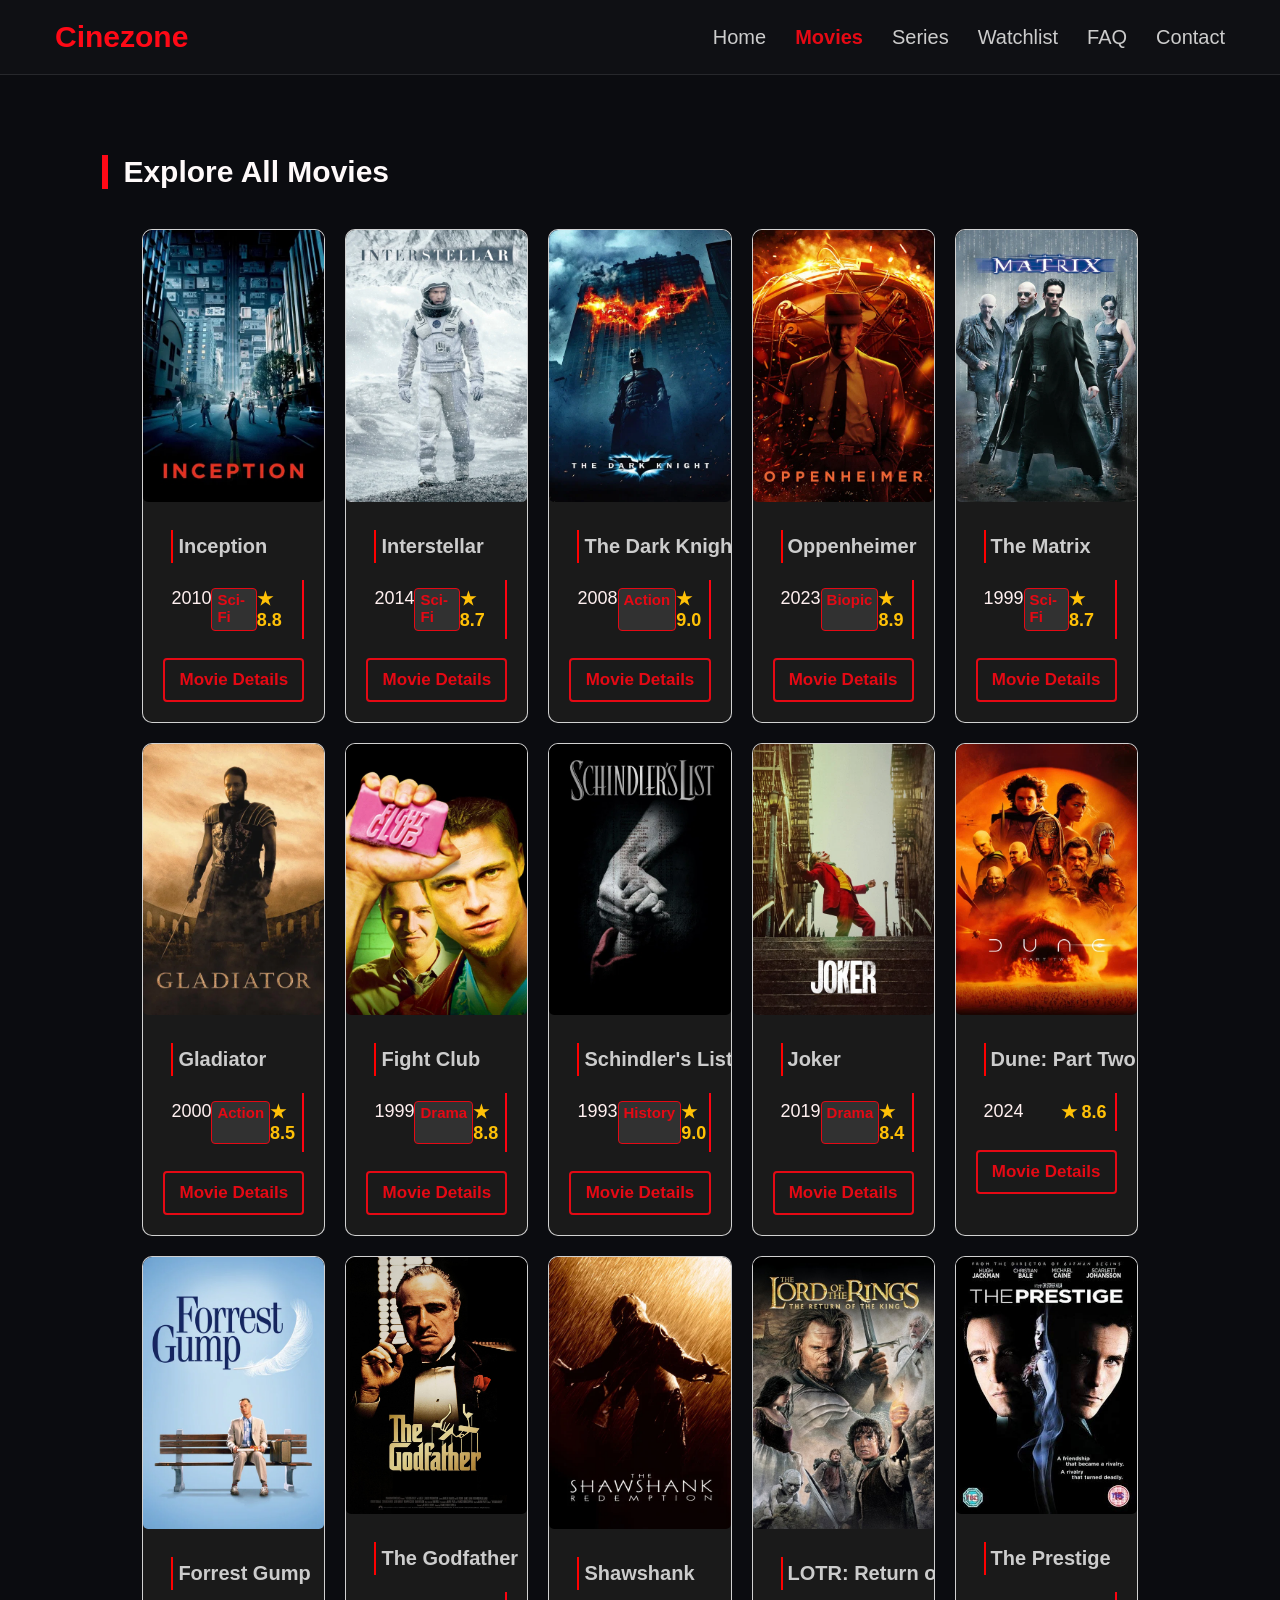
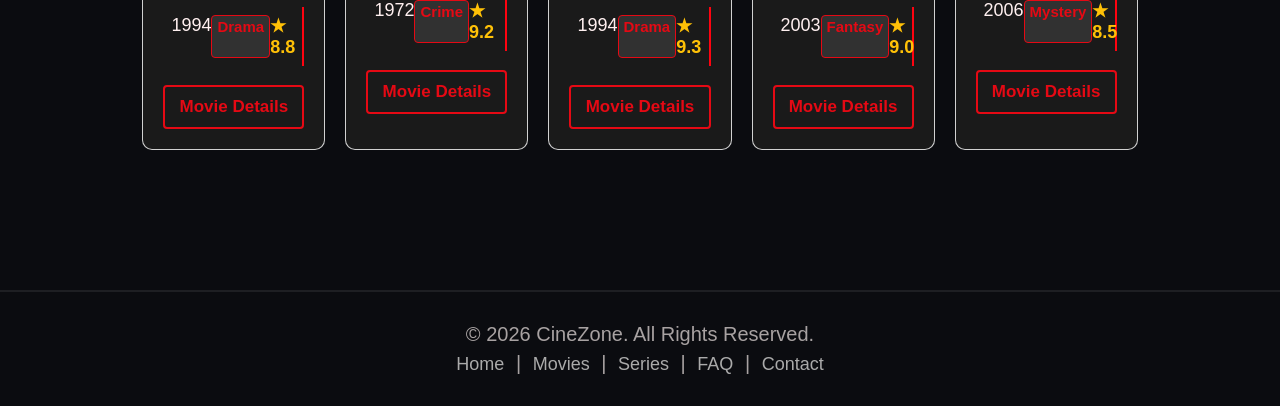
<file: movies.html>
<!DOCTYPE html>
<html lang="en">
<head>
    <meta charset="UTF-8">
    <meta name="viewport" content="width=device-width, initial-scale=1.0">
    <title>Cinezone - All Movies</title>
    <link rel="stylesheet" href="style.css">
</head>
<body>

    <nav class="navbar">
        <a href="index.html" class="logo">Cinezone</a>

        <ul class="nav-links">
            <li><a href="index.html">Home</a></li>
            <li><a href="movies.html" class="active">Movies</a></li>
            <li><a href="series.html">Series</a></li>
            <li><a href="watchlist.html">Watchlist</a></li>
            <li><a href="faq.html">FAQ</a></li>
            <li><a href="contact.html">Contact</a></li>
        </ul>
    </nav>



    <section class="featured-section">
        <h2 class="section-title">Explore All Movies</h2>
        <div class="movies-grid">
            <!-- mov1 -->
            <div class="movie-card">
                <img src="img/mov1.webp" alt="Inception">
                <div class="card-details">
                    <h3>Inception</h3>
                    <div class="card-info">
                        <span class="year">2010</span>
                        <span class="genre">Sci-Fi</span>
                        <span class="rating">★ 8.8</span>
                    </div>
                    <a href="movie-details.html#mov1" class="btn-details">Movie Details</a>
                </div>
            </div>
            <!-- mov2 -->
            <div class="movie-card">
                <img src="img/mov2.webp" alt="Interstellar">
                <div class="card-details">
                    <h3>Interstellar</h3>
                    <div class="card-info">
                        <span class="year">2014</span>
                        <span class="genre">Sci-Fi</span>
                        <span class="rating">★ 8.7</span>
                    </div>
                    <a href="movie-details.html#mov2" class="btn-details">Movie Details</a>
                </div>
            </div>
            <!-- mov3 -->
            <div class="movie-card">
                <img src="img/mov3.webp" alt="The Dark Knight">
                <div class="card-details">
                    <h3>The Dark Knight</h3>
                    <div class="card-info">
                        <span class="year">2008</span>
                        <span class="genre">Action</span>
                        <span class="rating">★ 9.0</span>
                    </div>
                    <a href="movie-details.html#mov3" class="btn-details">Movie Details</a>
                </div>
            </div>

             <!-- mov4 -->
            <div class="movie-card">
                <img src="img/mov4.webp" alt="Oppenheimer">
                <div class="card-details">
                    <h3>Oppenheimer</h3>
                    <div class="card-info">
                        <span class="year">2023</span>
                        <span class="genre">Biopic</span>
                        <span class="rating">★ 8.9</span>
                    </div>
                    <a href="movie-details.html#mov4" class="btn-details">Movie Details</a>
                </div>
            </div>
             <!-- mov5 -->
            <div class="movie-card">
                <img src="img/mov5.webp" alt="The Matrix">
                <div class="card-details">
                    <h3>The Matrix</h3>
                    <div class="card-info">
                        <span class="year">1999</span>
                        <span class="genre">Sci-Fi</span>
                        <span class="rating">★ 8.7</span>
                    </div>
                    <a href="movie-details.html#mov5" class="btn-details">Movie Details</a>
                </div>
            </div>
            <!-- mov6 -->
            <div class="movie-card">
                <img src="img/mov6.webp" alt="Gladiator">
                <div class="card-details">
                    <h3>Gladiator</h3>
                    <div class="card-info">
                        <span class="year">2000</span>
                        <span class="genre">Action</span>
                        <span class="rating">★ 8.5</span>
                    </div>
                    <a href="movie-details.html#mov6" class="btn-details">Movie Details</a>
                </div>
            </div>
            <!-- mov7 -->
            <div class="movie-card">
                <img src="img/mov7.webp" alt="Fight Club">
                <div class="card-details">
                    <h3>Fight Club</h3>
                    <div class="card-info">
                        <span class="year">1999</span>
                        <span class="genre">Drama</span>
                        <span class="rating">★ 8.8</span>
                    </div>
                    <a href="movie-details.html#mov7" class="btn-details">Movie Details</a>
                </div>
            </div>

            <!-- mov8 -->
            <div class="movie-card">
                <img src="img/mov8.webp" alt="Schindler's List">
                <div class="card-details">
                    <h3>Schindler's List</h3>
                    <div class="card-info">
                        <span class="year">1993</span>
                        <span class="genre">History</span>
                        <span class="rating">★ 9.0</span>
                    </div>
                    <a href="movie-details.html#mov8" class="btn-details">Movie Details</a>
                </div>
            </div>

             <!-- mov9 -->
            <div class="movie-card">
                <img src="img/mov9.webp" alt="Joker">
                <div class="card-details">
                    <h3>Joker</h3>
                    <div class="card-info">
                        <span class="year">2019</span>
                        <span class="genre">Drama</span>
                        <span class="rating">★ 8.4</span>
                    </div>
                    <a href="movie-details.html#mov9" class="btn-details">Movie Details</a>
                </div>
            </div>

            <!-- mov10 -->
            <div class="movie-card">
                <img src="img/mov10.webp" alt="Dune: Part Two">
                <div class="card-details">
                    <h3>Dune: Part Two</h3>
                    <div class="card-info">
                        <span class="year">2024</span>
                        <span class="rating">★ 8.6</span>
                    </div>
                    <a href="movie-details.html#mov10" class="btn-details">Movie Details</a>
                </div>
            </div>

            <!-- mov11 -->
            <div class="movie-card">
                <img src="img/mov11.webp" alt="Forrest Gump">
                <div class="card-details">
                    <h3>Forrest Gump</h3>
                    <div class="card-info">
                        <span class="year">1994</span>
                        <span class="genre">Drama</span>
                        <span class="rating">★ 8.8</span>
                    </div>
                    <a href="movie-details.html#mov11" class="btn-details">Movie Details</a>
                </div>
            </div>

            <!-- mov12 -->
            <div class="movie-card">
                <img src="img/mov12.webp" alt="The Godfather">
                <div class="card-details">
                    <h3>The Godfather</h3>
                    <div class="card-info">
                        <span class="year">1972</span>
                        <span class="genre">Crime</span>
                        <span class="rating">★ 9.2</span>
                    </div>
                    <a href="movie-details.html#mov12" class="btn-details">Movie Details</a>
                </div>
            </div>
            <!-- mov13 -->
            <div class="movie-card">
                <img src="img/mov13.webp" alt="Shawshank">
                <div class="card-details">
                    <h3>Shawshank</h3>
                    <div class="card-info">
                        <span class="year">1994</span>
                        <span class="genre">Drama</span>
                        <span class="rating">★ 9.3</span>
                    </div>
                    <a href="movie-details.html#mov13" class="btn-details">Movie Details</a>
                </div>
            </div>
            <!-- mov14 -->
            <div class="movie-card">
                <img src="img/mov14.jpg" alt="LOTR: Return of King">
                <div class="card-details">
                    <h3>LOTR: Return of King</h3>
                    <div class="card-info">
                        <span class="year">2003</span>
                        <span class="genre">Fantasy</span>
                        <span class="rating">★ 9.0</span>
                    </div>
                    <a href="movie-details.html#mov14" class="btn-details">Movie Details</a>
                </div>
            </div>

            <!-- mov15 -->
            <div class="movie-card">
                <img src="img/mov15.jpg" alt="The Prestige">
                <div class="card-details">
                    <h3>The Prestige</h3>
                    <div class="card-info">
                        <span class="year">2006</span>
                        <span class="genre">Mystery</span>
                        <span class="rating">★ 8.5</span>
                    </div>
                    <a href="movie-details.html#mov15" class="btn-details">Movie Details</a>
                </div>
            </div>
        </div>
    </section>

    <footer class="footer">
        <div class="footer-content">
            <p>&copy; 2026 CineZone. All Rights Reserved.</p>
            <p class="footer-links">
                <a href="index.html">Home</a> | 
                <a href="movies.html">Movies</a> | 
                <a href="series.html">Series</a> | 
                <a href="faq.html">FAQ</a> | 
                <a href="contact.html">Contact</a>
            </p>
        </div>
    </footer>
    
</body>
</html>
</file>
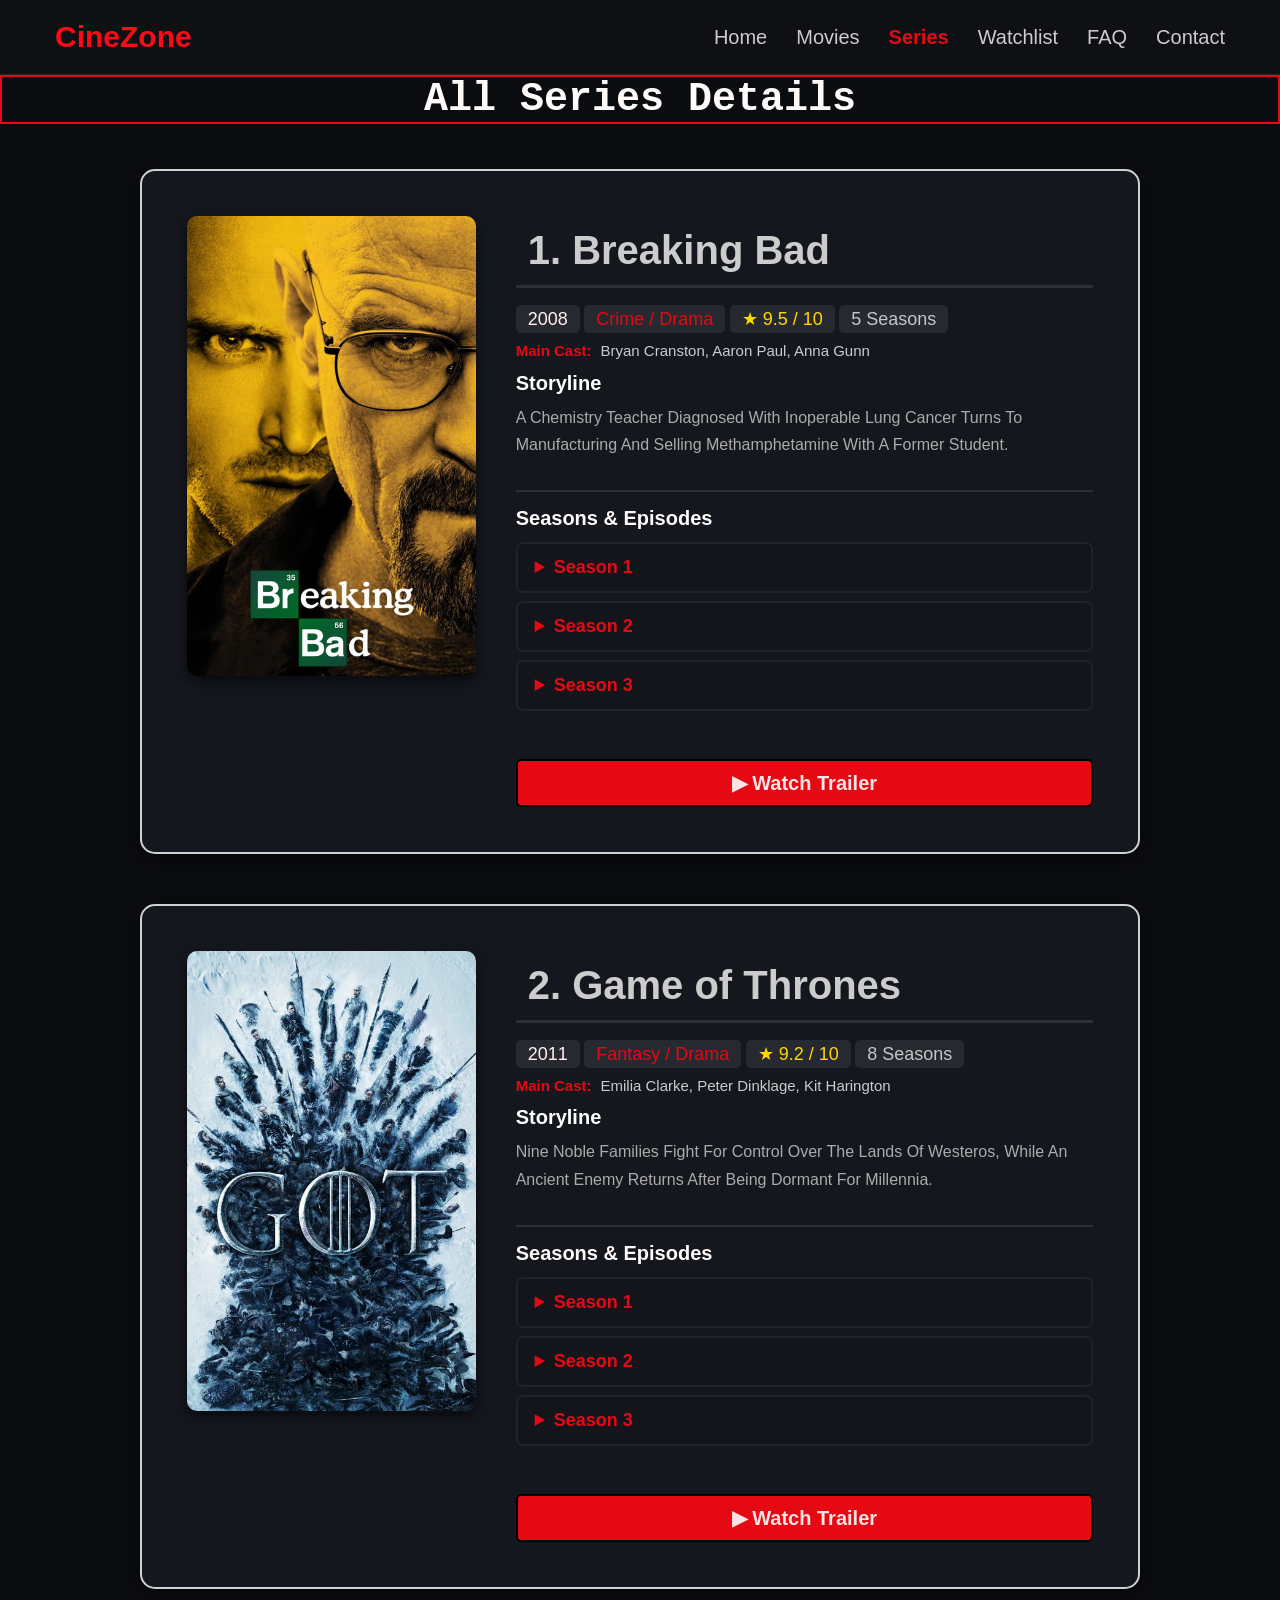
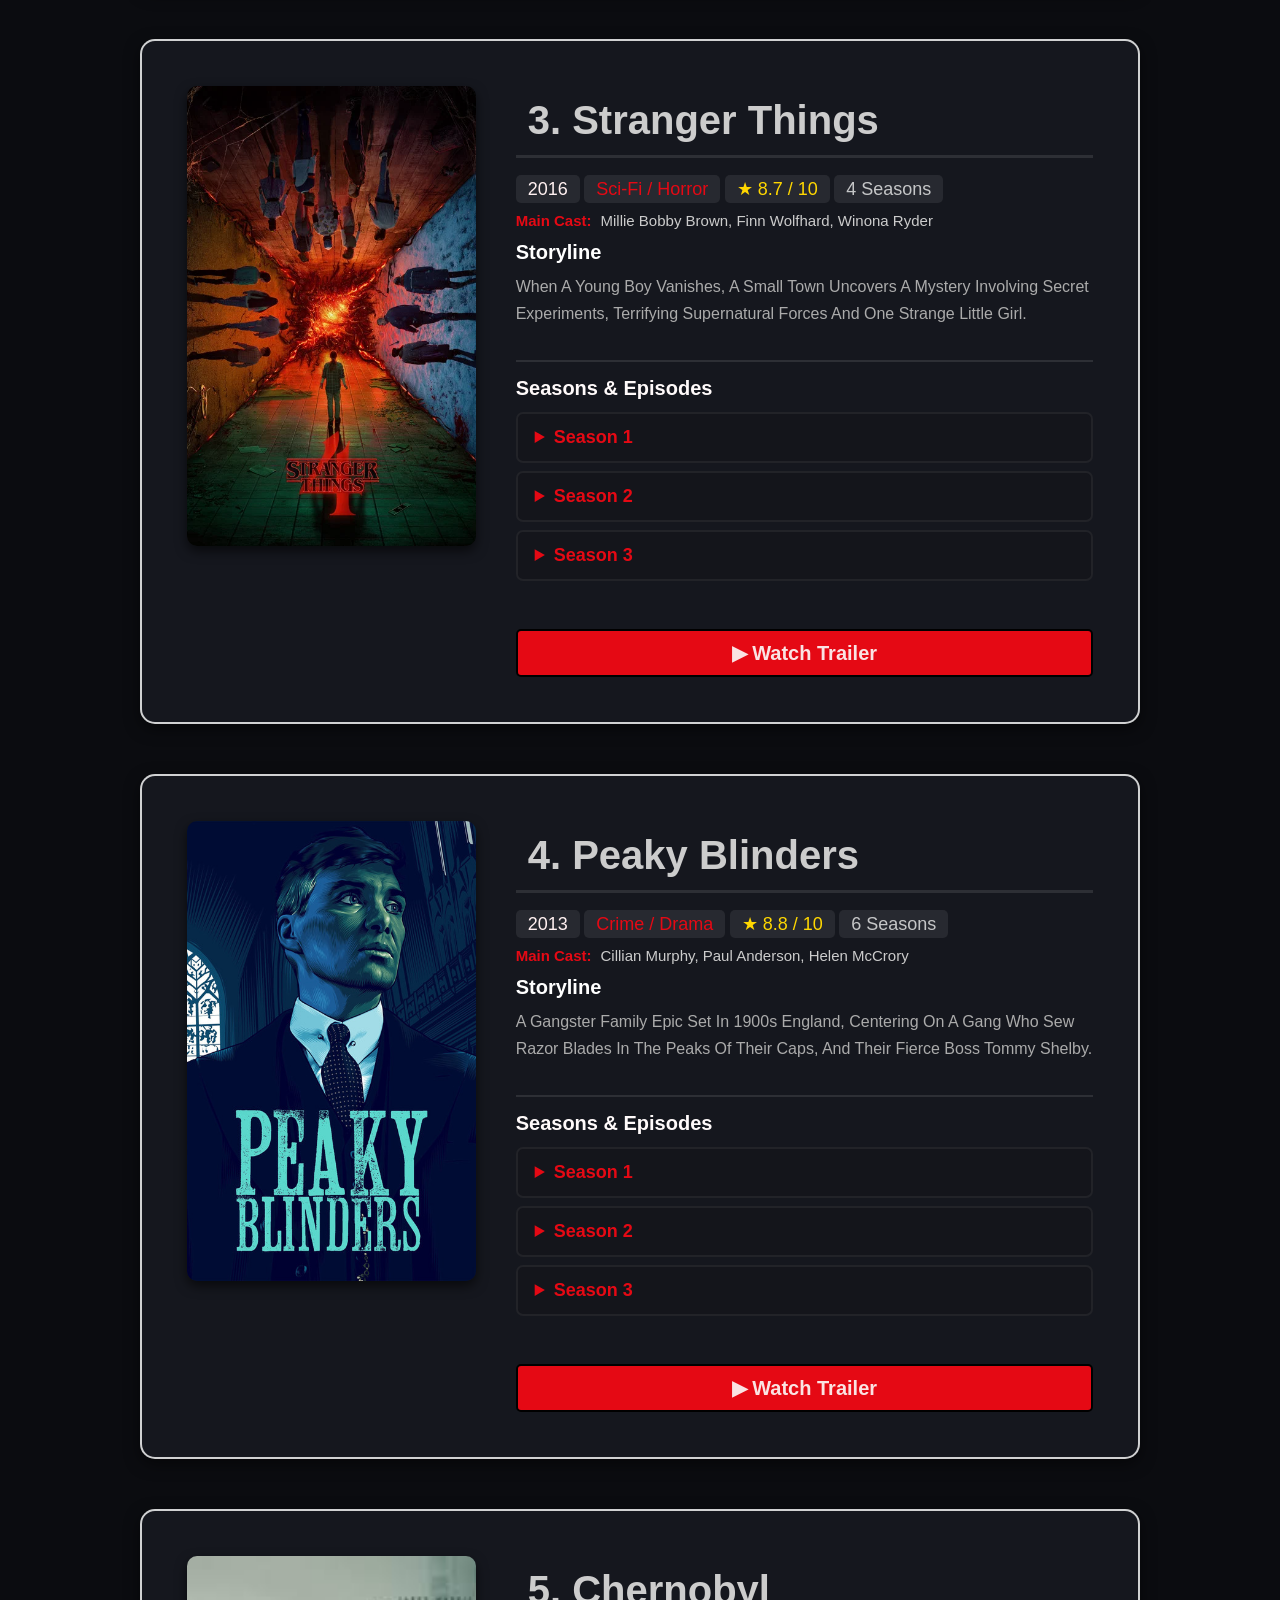
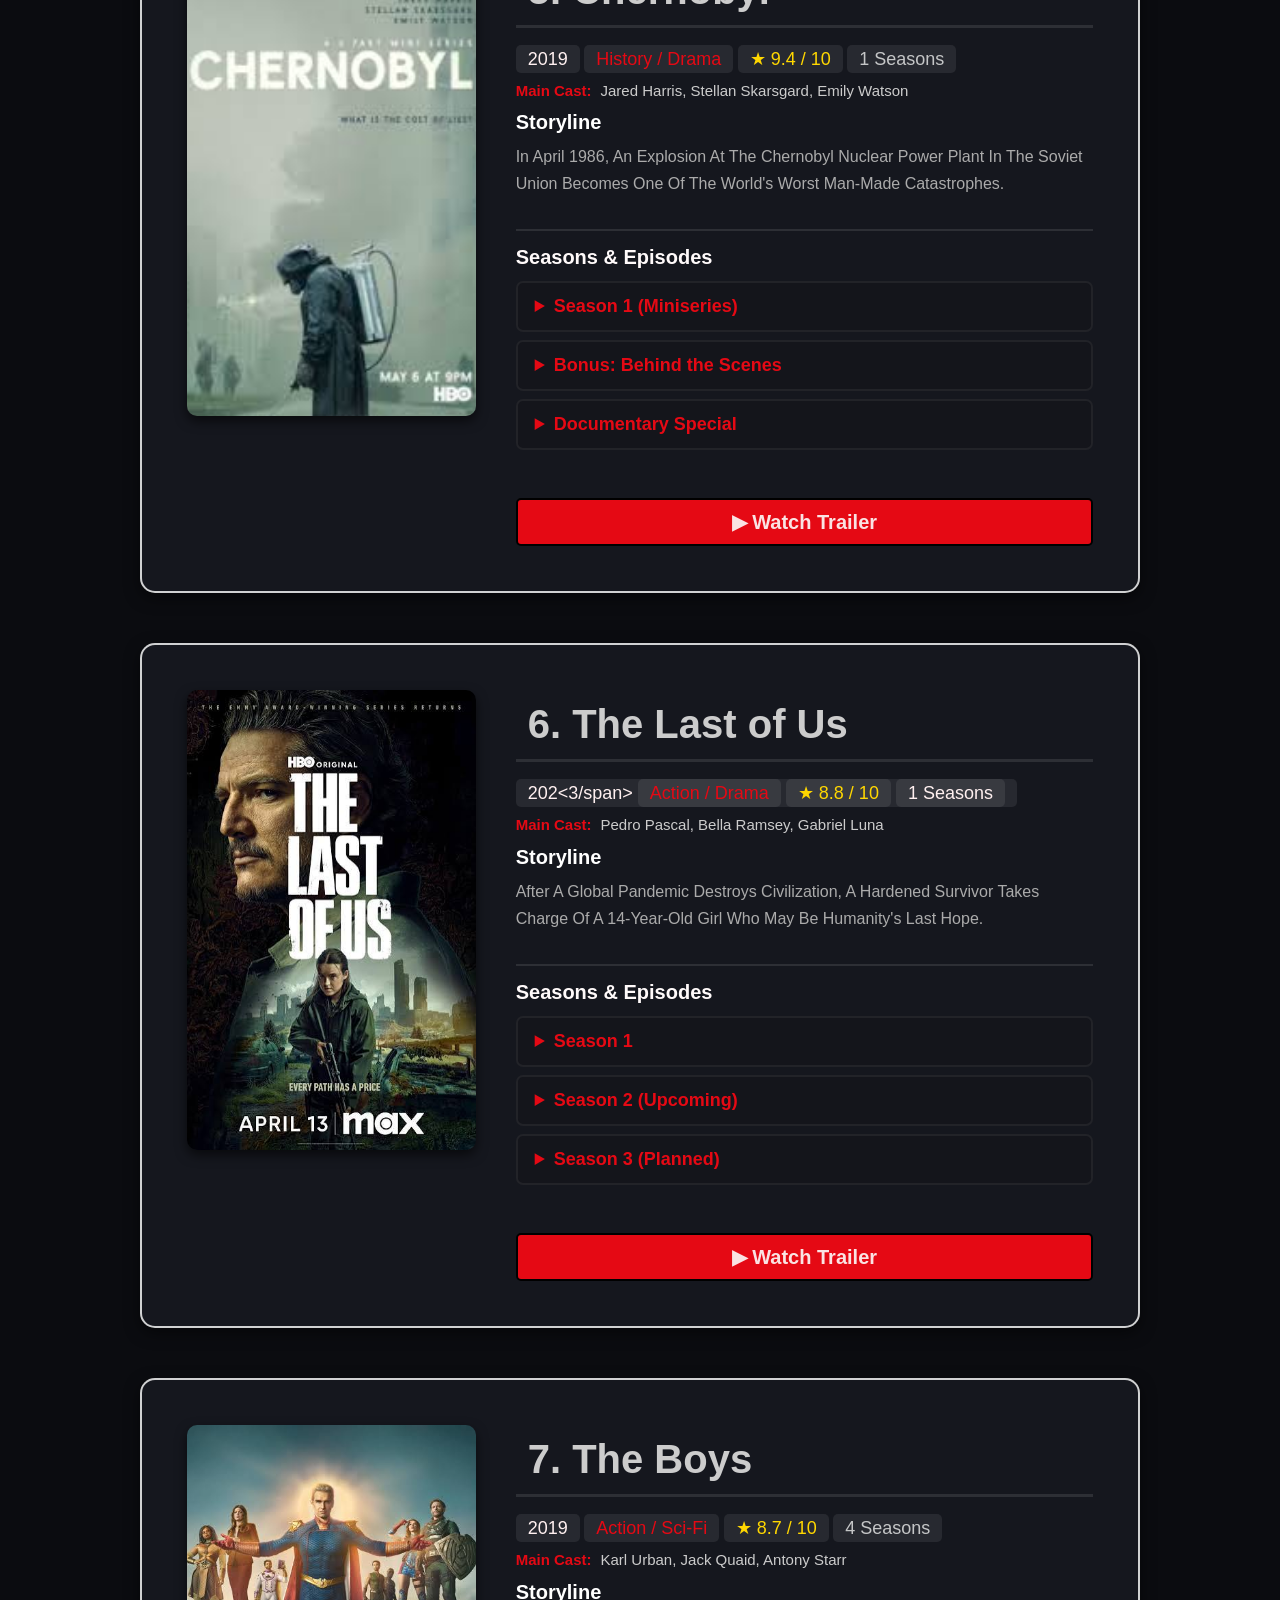
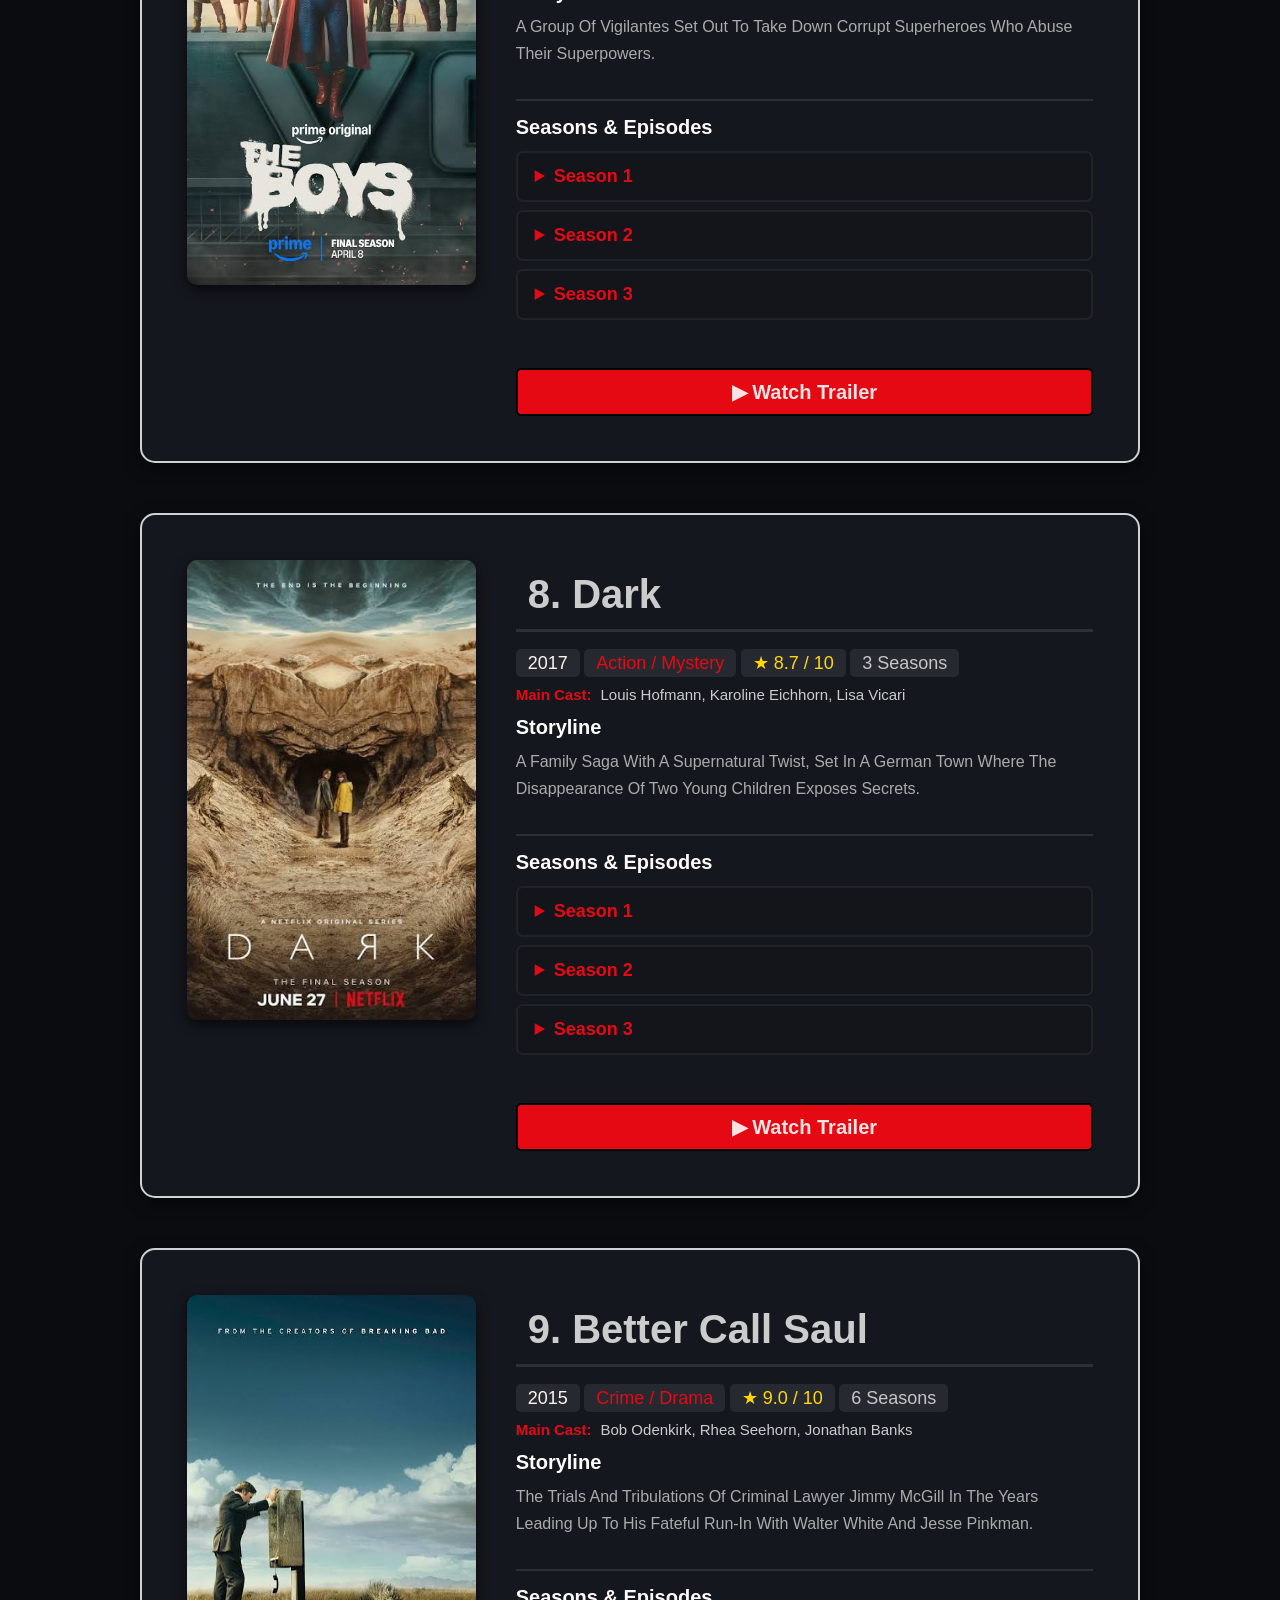
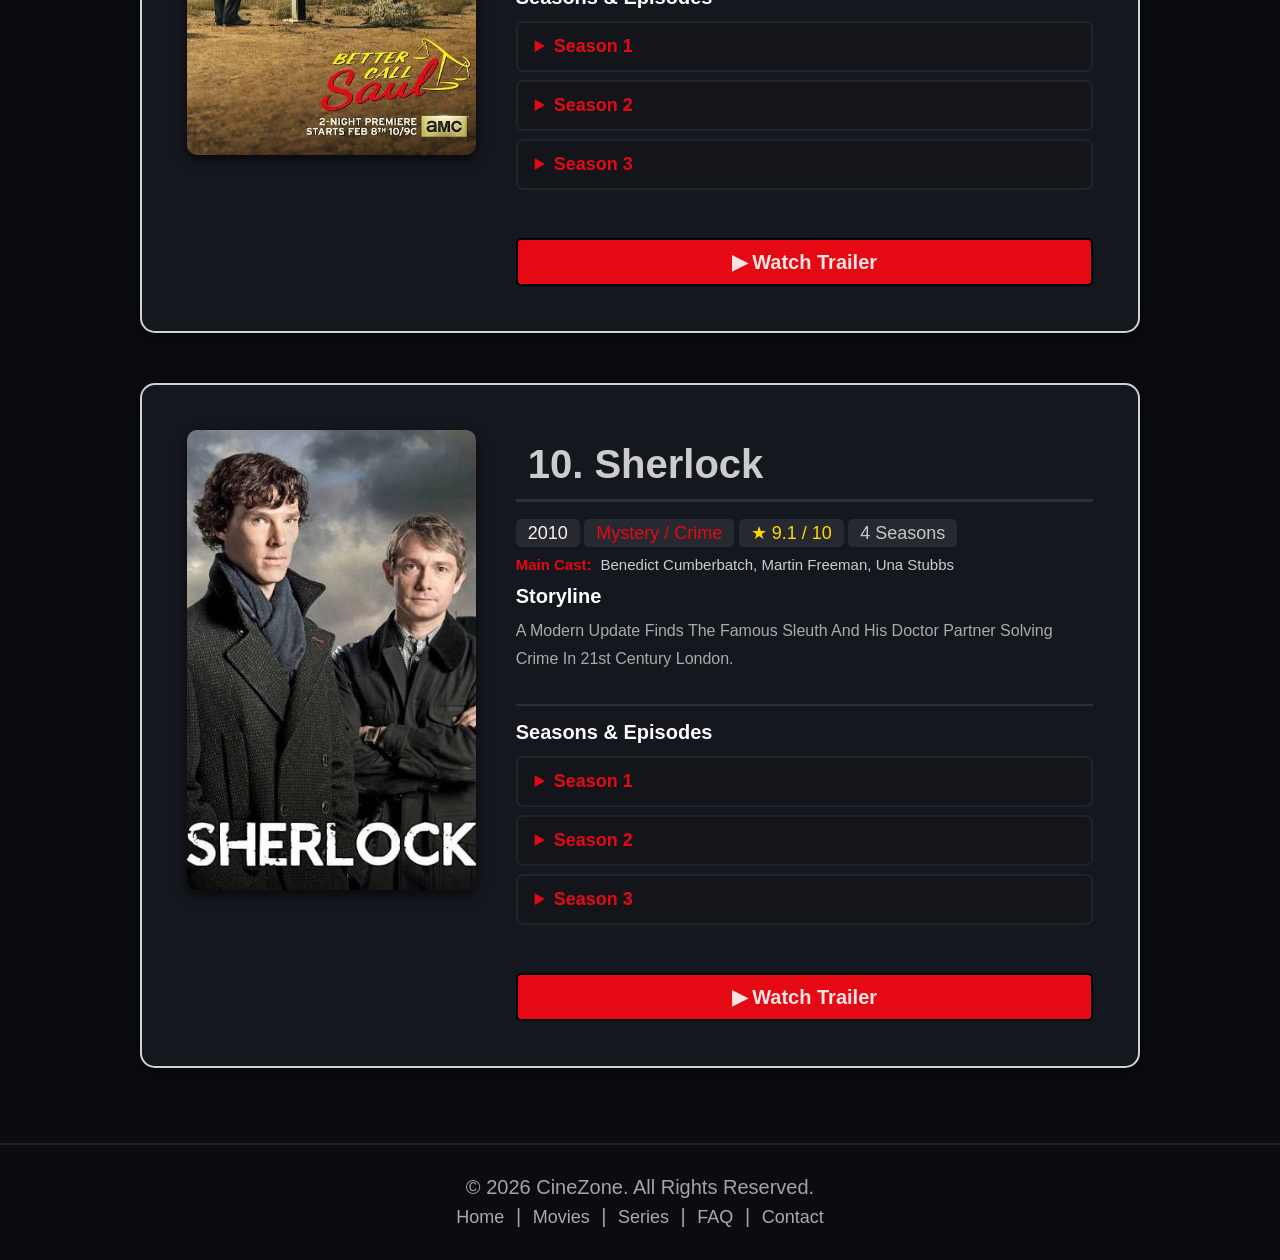
<file: series-details.html>
<!DOCTYPE html>
<html lang="en">
<head>
    <meta charset="UTF-8">
    <meta name="viewport" content="width=device-width, initial-scale=1.0">
    <title>CineZone - All Series Details</title>
    <link rel="stylesheet" href="style.css">
</head>
<body>

     <nav class="navbar">
        <a href="index.html" class="logo">CineZone</a>
        <ul class="nav-links">
            <li><a href="index.html">Home</a></li>
            <li><a href="movies.html">Movies</a></li>
            <li><a href="series.html" class="active">Series</a></li>
            <li><a href="watchlist.html">Watchlist</a></li>
            <li><a href="faq.html">FAQ</a></li>
            <li><a href="contact.html">Contact</a></li>
        </ul>
    </nav>

    <div>
        <h2 class="text-move">All Series Details</h2>
    </div>

    <section class="container">
        <!--ser1-->
        <section class="details-container" id="ser1">
            <div class="details-poster">
                <img src="img/ser1.jpg" alt="Breaking Bad">
            </div>

            <div class="details-info">
                <h1>1. Breaking Bad</h1>
                <div class="meta-badges">
                    <span class="badge year">2008</span>
                    <span class="badge genre">Crime / Drama</span>
                    <span class="badge rating">★ 9.5 / 10</span>
                    <span class="badge seasons">5 Seasons</span>
                </div>

                <div class="info-row"><span class="label">Main Cast:</span><span class="value">Bryan Cranston, Aaron Paul, Anna Gunn</span></div>

                <div class="overview">
                    <h3>Storyline</h3>
                    <p>A chemistry teacher diagnosed with inoperable lung cancer turns to manufacturing and selling methamphetamine with a former student.</p>
                </div>

                <div class="episodes-section">
                    <h3>Seasons & Episodes</h3>
                    <details>
                        <summary>Season 1</summary>
                        <p>Episode 1: Pilot - Episode 2: Cat's in the Bag... - Episode 3: ...And the Bag's in the River</p>
                    </details>
                    <details>
                        <summary>Season 2</summary>
                        <p>Episode 1: Seven Thirty-Seven - Episode 2: Grill - Episode 3: Bit by a Dead Bee</p>
                    </details>
                    <details>
                        <summary>Season 3</summary>
                        <p>Episode 1: No Mas - Episode 2: Caballo sin Nombre - Episode 3: I.F.T.</p>
                    </details>
                </div>

                <a href="https://www.youtube.com/watch?v=HhesaQXLuRY" target="_blank" class="btn-trailer">▶ Watch Trailer</a>
            </div>
        </section>

         <!--ser2-->
        <section class="details-container" id="ser2">
            <div class="details-poster">
                <img src="img/ser2.webp" alt="Game of Thrones">
            </div>

            <div class="details-info">
                <h1>2. Game of Thrones</h1>
                <div class="meta-badges">
                    <span class="badge year">2011</span>
                    <span class="badge genre">Fantasy / Drama</span>
                    <span class="badge rating">★ 9.2 / 10</span>
                    <span class="badge seasons">8 Seasons</span>
                </div>

                <div class="info-row"><span class="label">Main Cast:</span><span class="value">Emilia Clarke, Peter Dinklage, Kit Harington</span></div>

                <div class="overview">
                    <h3>Storyline</h3>
                    <p>Nine noble families fight for control over the lands of Westeros, while an ancient enemy returns after being dormant for millennia.</p>
                </div>

                <div class="episodes-section">
                    <h3>Seasons & Episodes</h3>
                    <details>
                        <summary>Season 1</summary>
                        <p>Episode 1: Winter Is Coming - Episode 2: The Kingsroad - Episode 3: Lord Snow</p>
                    </details>
                    <details>
                        <summary>Season 2</summary>
                        <p>Episode 1: The North Remembers - Episode 2: The Night Lands - Episode 3: What Is Dead May Never Die</p>
                    </details>
                    <details>
                        <summary>Season 3</summary>
                        <p>Episode 1: Valar Dohaeris - Episode 2: Dark Wings, Dark Words - Episode 3: Walk of Punishment</p>
                    </details>
                </div>

                <a href="https://www.youtube.com/watch?v=KPLWWIOCOOQ" target="_blank" class="btn-trailer">▶ Watch Trailer</a>
            </div>
        </section>

         <!--ser3-->
        <section class="details-container" id="ser3">
            <div class="details-poster">
                <img src="img/ser3.webp" alt="Stranger Things">
            </div>

            <div class="details-info">
                <h1>3. Stranger Things</h1>
                <div class="meta-badges">
                    <span class="badge year">2016</span>
                    <span class="badge genre">Sci-Fi / Horror</span>
                    <span class="badge rating">★ 8.7 / 10</span>
                    <span class="badge seasons">4 Seasons</span>
                </div>

                <div class="info-row"><span class="label">Main Cast:</span><span class="value">Millie Bobby Brown, Finn Wolfhard, Winona Ryder</span></div>

                <div class="overview">
                    <h3>Storyline</h3>
                    <p>When a young boy vanishes, a small town uncovers a mystery involving secret experiments, terrifying supernatural forces and one strange little girl.</p>
                </div>


                <div class="episodes-section">
                    <h3>Seasons & Episodes</h3>
                    <details>
                        <summary>Season 1</summary>
                        <p>Episode 1: The Vanishing of Will Byers - Episode 2: The Weirdo on Maple Street - Episode 3: Holly, Jolly</p>
                    </details>
                    <details>
                        <summary>Season 2</summary>
                        <p>Episode 1: MADMAX - Episode 2: Trick or Treat, Freak - Episode 3: The Pollywog</p>
                    </details>
                    <details>
                        <summary>Season 3</summary>
                        <p>Episode 1: Suzie, Do You Copy? - Episode 2: The Mall Rats - Episode 3: The Case of the Missing Lifeguard</p>
                    </details>
                </div>

                <a href="https://www.youtube.com/watch?v=b9EkMc79ZSU" target="_blank" class="btn-trailer">▶ Watch Trailer</a>
            </div>
        </section>



         <!--ser4-->
        <section class="details-container" id="ser4">
            <div class="details-poster">
                <img src="img/ser4.jpg" alt="Peaky Blinders">
            </div>

            <div class="details-info">
                <h1>4. Peaky Blinders</h1>
                <div class="meta-badges">
                    <span class="badge year">2013</span>
                    <span class="badge genre">Crime / Drama</span>
                    <span class="badge rating">★ 8.8 / 10</span>
                    <span class="badge seasons">6 Seasons</span>
                </div>

                <div class="info-row"><span class="label">Main Cast:</span><span class="value">Cillian Murphy, Paul Anderson, Helen McCrory</span></div>

                <div class="overview">
                    <h3>Storyline</h3>
                    <p>A gangster family epic set in 1900s England, centering on a gang who sew razor blades in the peaks of their caps, and their fierce boss Tommy Shelby.</p>
                </div>

               <div class="episodes-section">
                    <h3>Seasons & Episodes</h3>
                    <details>
                        <summary>Season 1</summary>
                        <p>Episode 1 - Episode 2 - Episode 3 - Episode 4 - Episode 5 - Episode 6</p>
                    </details>
                    <details>
                        <summary>Season 2</summary>
                        <p>Episode 1 - Episode 2 - Episode 3 - Episode 4 - Episode 5 - Episode 6</p>
                    </details>
                    <details>
                        <summary>Season 3</summary>
                        <p>Episode 1 - Episode 2 - Episode 3 - Episode 4 - Episode 5 - Episode 6</p>
                    </details>
                </div>

                <a href="https://www.youtube.com/watch?v=oVzVdvGIC7U" target="_blank" class="btn-trailer">▶ Watch Trailer</a>
            </div>
        </section>


         <!--ser5-->
        <section class="details-container" id="ser5">
            <div class="details-poster">
                <img src="img/ser5.jpeg" alt="Chernobyl">
            </div>

            <div class="details-info">
                <h1>5. Chernobyl</h1>
                <div class="meta-badges">
                    <span class="badge year">2019</span>
                    <span class="badge genre">History / Drama</span>
                    <span class="badge rating">★ 9.4 / 10</span>
                    <span class="badge seasons">1 Seasons</span>
                </div>

                <div class="info-row"><span class="label">Main Cast:</span><span class="value">Jared Harris, Stellan Skarsgard, Emily Watson</span></div>

                <div class="overview">
                    <h3>Storyline</h3>
                    <p>In April 1986, an explosion at the Chernobyl nuclear power plant in the Soviet Union becomes one of the world's worst man-made catastrophes.</p>
                </div>

                <div class="episodes-section">
                    <h3>Seasons & Episodes</h3>
                    <details>
                        <summary>Season 1 (Miniseries)</summary>
                        <p>Episode 1: 1:23:45 - Episode 2: Please Remain Calm - Episode 3: Open Wide, O Earth</p>
                    </details>
                    <details>
                        <summary>Bonus: Behind the Scenes</summary>
                        <p>Part 1: The Tragedy - Part 2: The Aftermath - Part 3: The Trial</p>
                    </details>
                    <details>
                        <summary>Documentary Special</summary>
                        <p>Real Stories of the Liquidators - The Truth Behind Chernobyl</p>
                    </details>
                </div>

                <a href="https://www.youtube.com/watch?v=s9APLXM9Ei8" target="_blank" class="btn-trailer">▶ Watch Trailer</a>
            </div>
        </section>


         <!--ser6-->
        <section class="details-container" id="ser6">
            <div class="details-poster">
                <img src="img/ser6.jpeg" alt="The Last of Us">
            </div>

            <div class="details-info">
                <h1>6. The Last of Us</h1>
                <div class="meta-badges">
                    <span class="badge year">202<3/span>
                    <span class="badge genre">Action / Drama</span>
                    <span class="badge rating">★ 8.8 / 10</span>
                    <span class="badge seasons">1 Seasons</span>
                </div>

                <div class="info-row"><span class="label">Main Cast:</span><span class="value">Pedro Pascal, Bella Ramsey, Gabriel Luna</span></div>

                <div class="overview">
                    <h3>Storyline</h3>
                    <p>After a global pandemic destroys civilization, a hardened survivor takes charge of a 14-year-old girl who may be humanity's last hope.</p>
                </div>

               <div class="episodes-section">
                    <h3>Seasons & Episodes</h3>
                    <details>
                        <summary>Season 1</summary>
                        <p>Episode 1: When You're Lost in the Darkness - Episode 2: Infected - Episode 3: Long, Long Time</p>
                    </details>
                    <details>
                        <summary>Season 2 (Upcoming)</summary>
                        <p>Episode 1 - Episode 2 - Episode 3</p>
                    </details>
                    <details>
                        <summary>Season 3 (Planned)</summary>
                        <p>Episode 1 - Episode 2 - Episode 3</p>
                    </details>
                </div>

                <a href="https://www.youtube.com/watch?v=uLtkt8BonwM" target="_blank" class="btn-trailer">▶ Watch Trailer</a>
            </div>
        </section>



         <!--ser7-->
        <section class="details-container" id="ser7">
            <div class="details-poster">
                <img src="img/ser7.jpeg" alt="The Boys">
            </div>

            <div class="details-info">
                <h1>7. The Boys</h1>
                <div class="meta-badges">
                    <span class="badge year">2019</span>
                    <span class="badge genre">Action / Sci-Fi</span>
                    <span class="badge rating">★ 8.7 / 10</span>
                    <span class="badge seasons">4 Seasons</span>
                </div>

                <div class="info-row"><span class="label">Main Cast:</span><span class="value">Karl Urban, Jack Quaid, Antony Starr</span></div>

                <div class="overview">
                    <h3>Storyline</h3>
                    <p>A group of vigilantes set out to take down corrupt superheroes who abuse their superpowers.</p>
                </div>

                <div class="episodes-section">
                    <h3>Seasons & Episodes</h3>
                    <details>
                        <summary>Season 1</summary>
                        <p>Episode 1: The Name of the Game - Episode 2: Cherry - Episode 3: Get Some</p>
                    </details>
                    <details>
                        <summary>Season 2</summary>
                        <p>Episode 1: The Big Ride - Episode 2: Proper Preparation - Episode 3: Over the Hill</p>
                    </details>
                    <details>
                        <summary>Season 3</summary>
                        <p>Episode 1: Payback - Episode 2: The Only Man In The Sky - Episode 3: Barbary Coast</p>
                    </details>
                </div>

                <a href="https://youtu.be/XNQbH1SDPRk" target="_blank" class="btn-trailer">▶ Watch Trailer</a>
            </div>
        </section>

        <!--ser8-->
        <section class="details-container" id="ser8">
            <div class="details-poster">
                <img src="img/ser8.jpeg" alt="Dark">
            </div>

            <div class="details-info">
                <h1>8. Dark</h1>
                <div class="meta-badges">
                    <span class="badge year">2017</span>
                    <span class="badge genre">Action / Mystery</span>
                    <span class="badge rating">★ 8.7 / 10</span>
                    <span class="badge seasons">3 Seasons</span>
                </div>

                <div class="info-row"><span class="label">Main Cast:</span><span class="value">Louis Hofmann, Karoline Eichhorn, Lisa Vicari</span></div>

                <div class="overview">
                    <h3>Storyline</h3>
                    <p>A family saga with a supernatural twist, set in a German town where the disappearance of two young children exposes secrets.</p>
                </div>

                <div class="episodes-section">
                    <h3>Seasons & Episodes</h3>
                    <details>
                        <summary>Season 1</summary>
                        <p>Episode 1: Secrets - Episode 2: Lies - Episode 3: Past and Present</p>
                    </details>
                    <details>
                        <summary>Season 2</summary>
                        <p>Episode 1: Beginnings and Endings - Episode 2: Dark Matter - Episode 3: Ghosts</p>
                    </details>
                    <details>
                        <summary>Season 3</summary>
                        <p>Episode 1: Deja-vu - Episode 2: The Survivors - Episode 3: Adam and Eva</p>
                    </details>
                </div>

                <a href="https://www.youtube.com/watch?v=rrwycJ08PSA" target="_blank" class="btn-trailer">▶ Watch Trailer</a>
            </div>
        </section>

        <!--ser9-->
        <section class="details-container" id="ser9">
            <div class="details-poster">
                <img src="img/ser9.jpeg" alt="Better Call Saul">
            </div>

            <div class="details-info">
                <h1>9. Better Call Saul</h1>
                <div class="meta-badges">
                    <span class="badge year">2015</span>
                    <span class="badge genre">Crime / Drama</span>
                    <span class="badge rating">★ 9.0 / 10</span>
                    <span class="badge seasons">6 Seasons</span>
                </div>

                <div class="info-row"><span class="label">Main Cast:</span><span class="value">Bob Odenkirk, Rhea Seehorn, Jonathan Banks</span></div>

                <div class="overview">
                    <h3>Storyline</h3>
                    <p>The trials and tribulations of criminal lawyer Jimmy McGill in the years leading up to his fateful run-in with Walter White and Jesse Pinkman.</p>
                </div>

                <div class="episodes-section">
                    <h3>Seasons & Episodes</h3>
                    <details>
                        <summary>Season 1</summary>
                        <p>Episode 1: Uno - Episode 2: Mijo - Episode 3: Nacho</p>
                    </details>
                    <details>
                        <summary>Season 2</summary>
                        <p>Episode 1: Switch - Episode 2: Cobbler - Episode 3: Amarillo</p>
                    </details>
                    <details>
                        <summary>Season 3</summary>
                        <p>Episode 1: Mabel - Episode 2: Witness - Episode 3: Sunk Costs</p>
                    </details>
                </div>

                <a href="https://youtu.be/HN4oydykJFc" target="_blank" class="btn-trailer">▶ Watch Trailer</a>
            </div>
        </section>

        <!--ser10-->
        <section class="details-container" id="ser10">
            <div class="details-poster">
                <img src="img/ser10.jpeg" alt="Sherlock">
            </div>

            <div class="details-info">
                <h1>10. Sherlock</h1>
                <div class="meta-badges">
                    <span class="badge year">2010</span>
                    <span class="badge genre">Mystery / Crime</span>
                    <span class="badge rating">★ 9.1 / 10</span>
                    <span class="badge seasons">4 Seasons</span>
                </div>

                <div class="info-row"><span class="label">Main Cast:</span><span class="value">Benedict Cumberbatch, Martin Freeman, Una Stubbs</span></div>

                <div class="overview">
                    <h3>Storyline</h3>
                    <p>A modern update finds the famous sleuth and his doctor partner solving crime in 21st century London.</p>
                </div>

                <div class="episodes-section">
                    <h3>Seasons & Episodes</h3>
                    <details>
                        <summary>Season 1</summary>
                        <p>Episode 1: A Study in Pink - Episode 2: The Blind Banker - Episode 3: The Great Game</p>
                    </details>
                    <details>
                        <summary>Season 2</summary>
                        <p>Episode 1: A Scandal in Belgravia - Episode 2: The Hounds of Baskerville - Episode 3: The Reichenbach Fall</p>
                    </details>
                    <details>
                        <summary>Season 3</summary>
                        <p>Episode 1: The Empty Hearse - Episode 2: The Sign of Three - Episode 3: His Last Vow</p>
                    </details>
                </div>

                <a href="https://www.youtube.com/watch?v=xK7S9mrFWL4" target="_blank" class="btn-trailer">▶ Watch Trailer</a>
            </div>
        </section>
    </section>

    <footer class="footer">
        <div class="footer-content">
            <p>&copy; 2026 CineZone. All Rights Reserved.</p>
            <p class="footer-links">
                <a href="index.html">Home</a> | 
                <a href="movies.html">Movies</a> | 
                <a href="series.html">Series</a> | 
                <a href="faq.html">FAQ</a> | 
                <a href="contact.html">Contact</a>
            </p>
        </div>
    </footer>
</body>
</html>
</file>
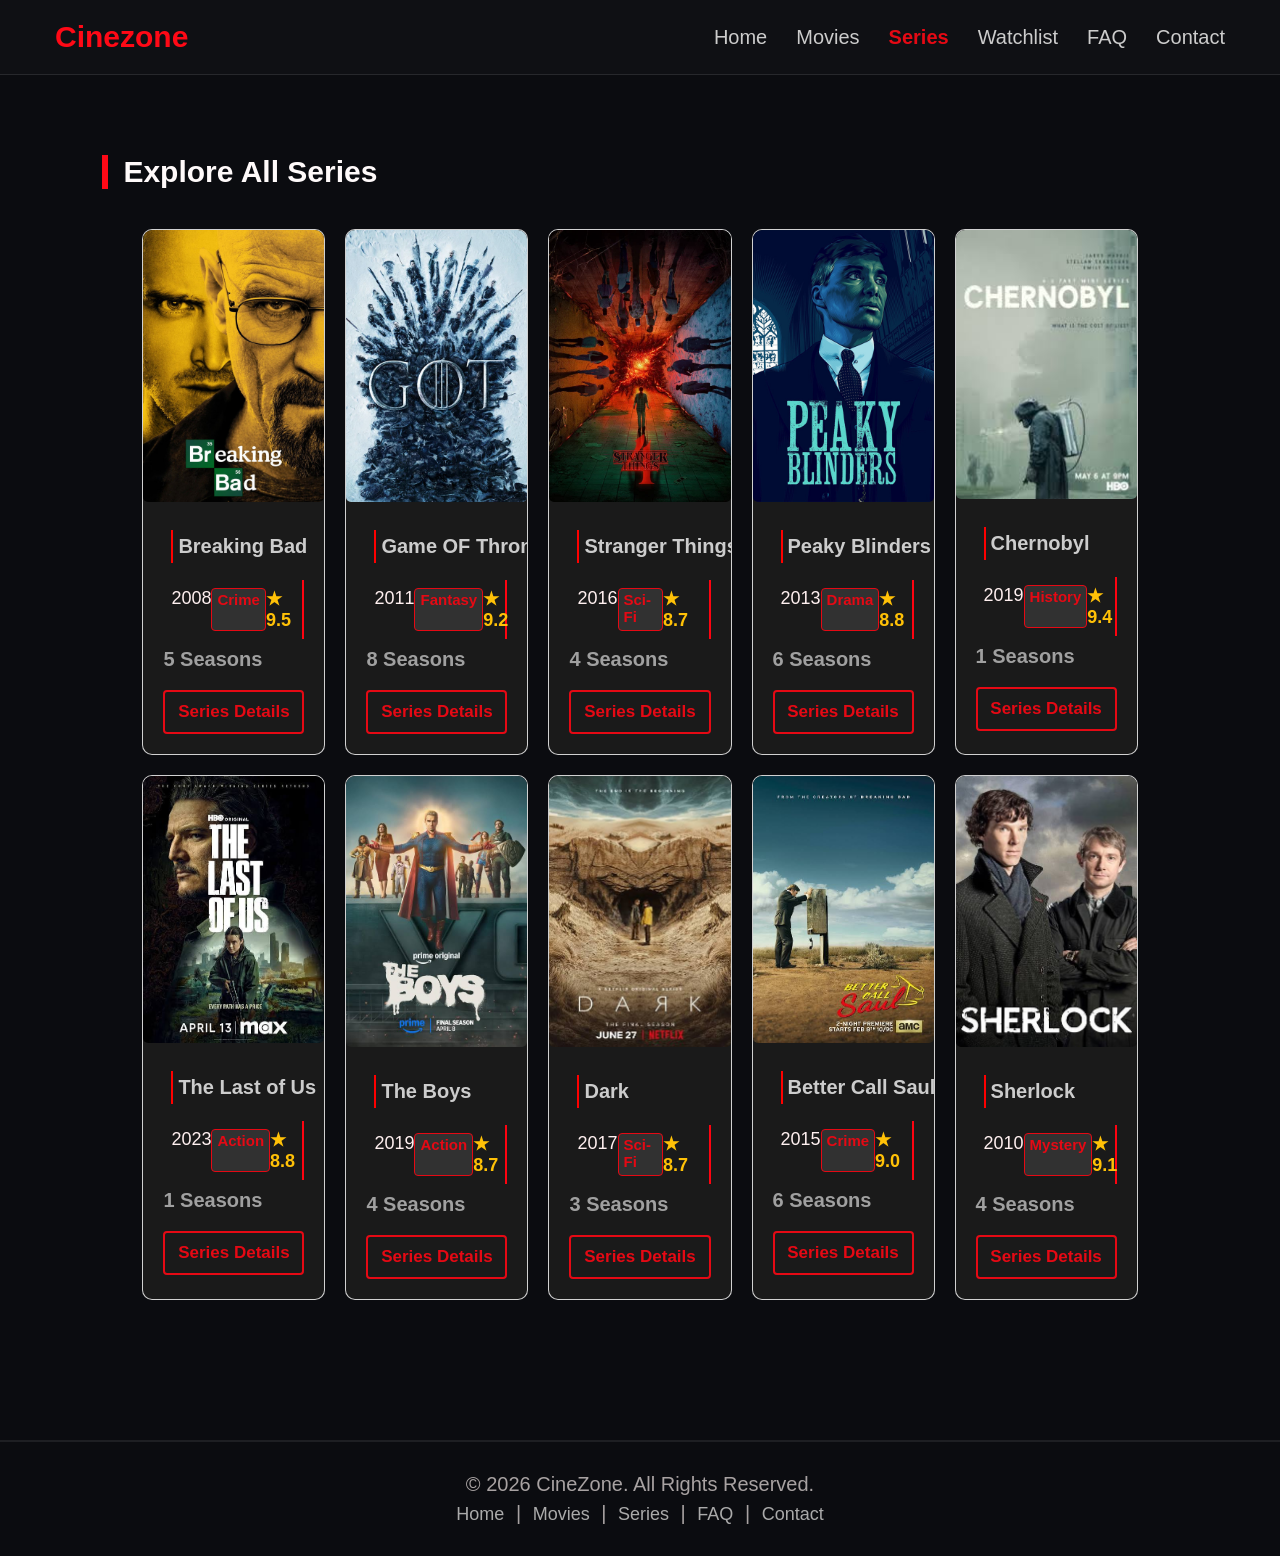
<file: series.html>
<!DOCTYPE html>
<html lang="en">
<head>
    <meta charset="UTF-8">
    <meta name="viewport" content="width=device-width, initial-scale=1.0">
    <title>CineZone - TV Series</title>
    <link rel="stylesheet" href="style.css">
</head>
<body>
    <nav class="navbar">
        <a href="index.html" class="logo">Cinezone</a>
        <ul class="nav-links">
            <li><a href="index.html">Home</a></li>
            <li><a href="movies.html">Movies</a></li>
            <li><a href="series.html" class="active">Series</a></li>
            <li><a href="watchlist.html">Watchlist</a></li>
            <li><a href="faq.html">FAQ</a></li>
            <li><a href="contact.html">Contact</a></li>
        </ul>
    </nav>

    <section class="featured-section">
        <h2 class="section-title">Explore All Series</h2>


        <div class="movies-grid">


            <!--ser1-->
            <div class="movie-card">
                 <img src="img/ser1.jpg" alt="Breaking Bad">
                 <div class="card-details">
                    <h3>Breaking Bad</h3>
                    <div class="card-info">
                        <span class="year">2008</span>
                        <span class="genre">Crime</span>
                        <span class="rating">★ 9.5</span>
                    </div>
                    <p class="seasons-count">5 Seasons</p>
                    <a href="series-details.html#ser1" class="btn-details">Series Details</a>
                 </div>
            </div>

           <!--ser2-->
            <div class="movie-card">
                 <img src="img/ser2.webp" alt="Game OF Thrones">
                 <div class="card-details">
                    <h3>Game OF Thrones</h3>
                    <div class="card-info">
                        <span class="year">2011</span>
                        <span class="genre">Fantasy</span>
                        <span class="rating">★ 9.2</span>
                    </div>
                    <p class="seasons-count">8 Seasons</p>
                    <a href="series-details.html#ser2" class="btn-details">Series Details</a>
                 </div>
            </div>

            <!--ser3-->
            <div class="movie-card">
                 <img src="img/ser3.webp" alt="Stranger Things">
                 <div class="card-details">
                    <h3>Stranger Things</h3>
                    <div class="card-info">
                        <span class="year">2016</span>
                        <span class="genre">Sci-Fi</span>
                        <span class="rating">★ 8.7</span>
                    </div>
                    <p class="seasons-count">4 Seasons</p>
                    <a href="series-details.html#ser3" class="btn-details">Series Details</a>
                 </div>
            </div>

             <!--ser4-->
            <div class="movie-card">
                 <img src="img/ser4.jpg" alt="Peaky Blinders">
                 <div class="card-details">
                    <h3>Peaky Blinders</h3>
                    <div class="card-info">
                        <span class="year">2013</span>
                        <span class="genre">Drama</span>
                        <span class="rating">★ 8.8</span>
                    </div>
                    <p class="seasons-count">6 Seasons</p>
                    <a href="series-details.html#ser4" class="btn-details">Series Details</a>
                 </div>
            </div>


            <!--ser5-->
            <div class="movie-card">
                 <img src="img/ser5.jpeg" alt="Chernobyl">
                 <div class="card-details">
                    <h3>Chernobyl</h3>
                    <div class="card-info">
                        <span class="year">2019</span>
                        <span class="genre">History</span>
                        <span class="rating">★ 9.4</span>
                    </div>
                    <p class="seasons-count">1 Seasons</p>
                    <a href="series-details.html#ser5" class="btn-details">Series Details</a>
                 </div>
            </div>

              <!--ser6-->
            <div class="movie-card">
                 <img src="img/ser6.jpeg" alt="The Last of Us">
                 <div class="card-details">
                    <h3>The Last of Us</h3>
                    <div class="card-info">
                        <span class="year">2023</span>
                        <span class="genre">Action</span>
                        <span class="rating">★ 8.8</span>
                    </div>
                    <p class="seasons-count">1 Seasons</p>
                    <a href="series-details.html#ser6" class="btn-details">Series Details</a>
                 </div>
            </div>

             <!--ser7-->
            <div class="movie-card">
                 <img src="img/ser7.jpeg" alt="The Boys">
                 <div class="card-details">
                    <h3>The Boys</h3>
                    <div class="card-info">
                        <span class="year">2019</span>
                        <span class="genre">Action</span>
                        <span class="rating">★ 8.7</span>
                    </div>
                    <p class="seasons-count">4 Seasons</p>
                    <a href="series-details.html#ser7" class="btn-details">Series Details</a>
                 </div>
            </div>


              <!--ser8-->
            <div class="movie-card">
                 <img src="img/ser8.jpeg" alt="Dark">
                 <div class="card-details">
                    <h3>Dark</h3>
                    <div class="card-info">
                        <span class="year">2017</span>
                        <span class="genre">Sci-Fi</span>
                        <span class="rating">★ 8.7</span>
                    </div>
                    <p class="seasons-count">3 Seasons</p>
                    <a href="series-details.html#ser8" class="btn-details">Series Details</a>
                 </div>
            </div>

            <!--ser9-->
            <div class="movie-card">
                 <img src="img/ser9.jpeg" alt="Better Call Saul">
                 <div class="card-details">
                    <h3>Better Call Saul</h3>
                    <div class="card-info">
                        <span class="year">2015</span>
                        <span class="genre">Crime</span>
                        <span class="rating">★ 9.0</span>
                    </div>
                    <p class="seasons-count">6 Seasons</p>
                    <a href="series-details.html#ser9" class="btn-details">Series Details</a>
                 </div>
            </div>

             <!--ser10-->
            <div class="movie-card">
                 <img src="img/ser10.jpeg" alt="Sherlock">
                 <div class="card-details">
                    <h3>Sherlock</h3>
                    <div class="card-info">
                        <span class="year">2010</span>
                        <span class="genre">Mystery</span>
                        <span class="rating">★ 9.1</span>
                    </div>
                    <p class="seasons-count">4 Seasons</p>
                    <a href="series-details.html#ser10" class="btn-details">Series Details</a>
                 </div>
            </div>
        </div>
    </section>

    <footer class="footer">
        <div class="footer-content">
            <p>&copy; 2026 CineZone. All Rights Reserved.</p>
            <p class="footer-links">
                <a href="index.html">Home</a> | 
                <a href="movies.html">Movies</a> | 
                <a href="series.html">Series</a> | 
                <a href="faq.html">FAQ</a> | 
                <a href="contact.html">Contact</a>
            </p>
        </div>
    </footer>
    
</body>
</html>
</file>
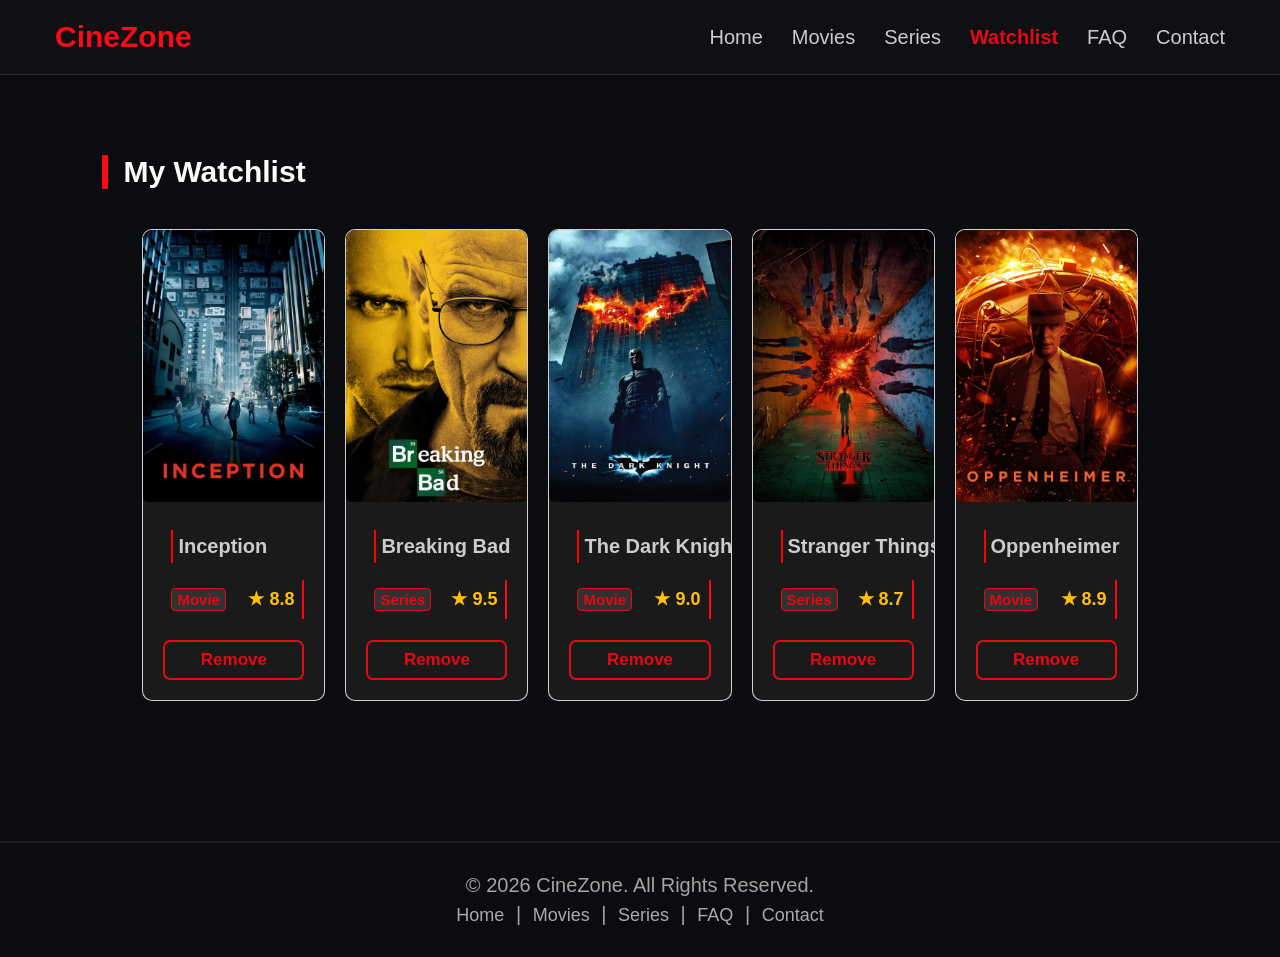
<file: watchlist.html>
<!DOCTYPE html>
<html lang="en">
<head>
    <meta charset="UTF-8">
    <meta name="viewport" content="width=device-width, initial-scale=1.0">
    <title>CineZone - My Watchlistt</title>
    <link rel="stylesheet" href="style.css">
</head>
<body>

    <nav class="navbar">
        <a href="index.html" class="logo">CineZone</a>
        <ul class="nav-links">
            <li><a href="index.html">Home</a></li>
            <li><a href="movies.html">Movies</a></li>
            <li><a href="series.html">Series</a></li>
            <li><a href="watchlist.html" class="active">Watchlist</a></li>
            <li><a href="faq.html">FAQ</a></li>
            <li><a href="contact.html">Contact</a></li>
        </ul>
    </nav>

    <section class="featured-section">
        <h2 class="section-title">My Watchlist</h2>

        <div class="movies-grid">
            <!--mov1-->
            <div class="movie-card">
            <img src="img/mov1.webp" alt="Inception">
            <div class="card-details">
                <h3>Inception</h3>
                <div class="card-info">
                    <span class="genre">Movie</span>
                    <span class="rating">★ 8.8</span>
                </div>
                <a href="#" class="btn-remove">Remove</a>
            </div>
            </div>

            <!--ser1-->
            <div class="movie-card">
            <img src="img/ser1.jpg" alt="Breaking Bad">
            <div class="card-details">
                <h3>Breaking Bad</h3>
                <div class="card-info">
                    <span class="genre">Series</span>
                    <span class="rating">★ 9.5</span>
                </div>
                <a href="#" class="btn-remove">Remove</a>
            </div>
            </div>

            <!--mov2-->
            <div class="movie-card">
            <img src="img/mov3.webp" alt="The Dark Knight">
            <div class="card-details">
                <h3>The Dark Knight</h3>
                <div class="card-info">
                    <span class="genre">Movie</span>
                    <span class="rating">★ 9.0</span>
                </div>
                <a href="#" class="btn-remove">Remove</a>
            </div>
            </div>

            <!--ser2-->
            <div class="movie-card">
            <img src="img/ser3.webp" alt="Stranger Things">
            <div class="card-details">
                <h3>Stranger Things</h3>
                <div class="card-info">
                    <span class="genre">Series</span>
                    <span class="rating">★ 8.7</span>
                </div>
                <a href="#" class="btn-remove">Remove</a>
            </div>
            </div>


            
            <!--mov3-->
            <div class="movie-card">
            <img src="img/mov4.webp" alt="Oppenheimer">
            <div class="card-details">
                <h3>Oppenheimer</h3>
                <div class="card-info">
                    <span class="genre">Movie</span>
                    <span class="rating">★ 8.9</span>
                </div>
                <a href="#" class="btn-remove">Remove</a>
            </div>
            </div>

        </div>
    </section>

    <footer class="footer">
        <div class="footer-content">
            <p>&copy; 2026 CineZone. All Rights Reserved.</p>
            <p class="footer-links">
                <a href="index.html">Home</a> | 
                <a href="movies.html">Movies</a> | 
                <a href="series.html">Series</a> | 
                <a href="faq.html">FAQ</a> | 
                <a href="contact.html">Contact</a>
            </p>
        </div>
    </footer>

    
</body>
</html>
</file>
<file: style.css>
*{
    margin: 0;
    padding: 0;
    box-sizing: border-box;
    font-family: Arial, sans-serif;
}

html{
    scroll-behavior: smooth;
}

body{
    background-color: #0b0c10;
    color: #c5c6c7;
}
/* 1/navbar */
.navbar{
    background-color: rgba(15, 16, 20, 95);
    padding: 20px 55px;
    display: flex;
    justify-content: space-between;
    align-items: center;
    position: sticky;
    top: 0;
    z-index: 1000;
    border-bottom: 1px solid rgba(255, 255, 255, 0.1);
}

.navbar .logo{
     color: #ff0916;
     font-size: 30px;
     font-weight: bold;
     text-decoration: none;   
}

.navbar .nav-links{
    list-style: none;
    display: flex;
    gap: 29px;
}

.navbar .nav-links li a{
    color: #cccccc;
    text-decoration: none;
    font-size: 20px;
    transition:  0.3s;
}
.navbar .nav-links li a:hover{
    color: #ff0916;
}

/* 2/hero section */
.hero{
    min-height: 90vh;
    background: linear-gradient(rgba(48, 54, 79, 0.75), rgba(0, 0, 0, 0.9)), 
          url(img/hero.png);
    background-size: cover;
    background-position: center;
    background-repeat: no-repeat; 
    display: flex;
    justify-content: center;
    align-items: center;
    text-align: center;
    padding: 20px;  

}

.hero-content{
    max-width: 800px;
}

.hero-content .hero-text{
    color: #ff0310;
    font-size: 18px;
    font-weight: bold;
    margin-bottom: 12px;
    text-transform:capitalize;
    letter-spacing: 2px;
    font-family:inherit;
}

.hero-content h1{
    font-size: 38px;
    margin-bottom: 15px;
    line-height: 1.2;
    color: white;
}

.hero-content .hero-pp1{
    color: #b3b3b3;
    font-size: 18px;
    font-weight: bold;
    margin-bottom: 12px;
    text-transform:capitalize;
    letter-spacing: 2px;
    font-family:inherit;
}

.hero-buttons{
    display: flex;
    justify-content: center;
    gap:20px;
    margin-top: 20px;
}

.hero-button{
    display: inline-block;
    margin: 15px;
    padding: 15px 30px;
    font-size: 20px;
    font-weight: bold;
    text-decoration: none;
    border-radius: 4px;
    transition: 0.3s;
    background-color: #e50914;
    color: #fffafa;
    border: 2px solid #e50914;
}

.hero-button:hover{
    background-color: #0b0c10;
    border-color: #0b0c10;
}

/*4/Featured Movies*/
.featured-section{
    padding: 50px 8%;
}

.section-title{
    font-size: 30px;
    margin-top: 30px;
    border-left: #ff0916 solid 6px;
    padding-left: 15px;
    color: #fffafa;
}

.movies-grid{
    display: grid;
    grid-template-columns: repeat(5, 1fr);
    gap: 20px;
    padding: 40px;
}

.movie-card{
    background-color: #1a1a1a;
    border-radius: 10px;
    overflow: hidden;
    border: 1.5px solid rgba(255, 255, 255, 0.8) ;
    transition: 0.3s;
    display: flex;
    flex-direction: column;
 
}

.movie-card:hover{
    transform: translateY(-8px);
    border-color: #e50914;
}

.movie-card img{
    width: 100%;
    border-radius: 5px;
    object-fit: cover;
}

.card-details{
    padding: 20px;
    display: flex;
    flex-direction: column;
    gap: 9px;
    flex-grow: 1;
}

.card-details h3{
    font-size: 20px;
    color: #cccccc;
    font-family: 'Franklin Gothic Medium', 'Arial Narrow', Arial, sans-serif;
    border-left: 2px solid red;
    white-space: nowrap;
    padding: 5px;
    margin: 8px;
}


.card-info{
    justify-content: space-between;
    display: flex;
    font-size: 18px;
    border-right: #ff0310 solid 2px;
    padding: 8px;
    color: #fff0f0;
}
 
.card-info .rating{
    color: #ffc107;
    font-weight: bold;
}

.btn-details{
    margin-top: 10px;
    text-align: center;
    padding: 10px;
    background-color: transparent;
    color: #e50914;
    border: 2px solid #e50914;
    border-radius: 4px;
    background: 4px;
    text-decoration: none;
    font-size: 17px;
    font-weight: bold;
    transition: 0.3s;
}

.btn-details:hover{
    background-color: #e50914;
    color: #fffafa;
    border-color: #fae3e3;
}

/*5/ movies*/
.text-move{
  text-align: center;
  margin-bottom: 30px;
  font-size: 40px;
  font-family: monospace;
  color: #fffafa ;
  border: #e50914 2px solid;
  background-color: transparent;
}

.navbar .nav-links li a.active{
    color: #e50914;
    font-weight: bold;
}

.card-info .genre{
    background-color: rgba(255, 255, 255, 0.1);
    padding: 2px 5px;
    border-radius: 4px;
    border: 1.55px #e50914 solid;
    font-size: 15px;
    color: #e50914;
    font-weight: bold;
}

/*6. movies-details*/
.container{
    display: flex;
    flex-direction: column;
    gap: 50px;
    margin-bottom: 60px;
    padding: 15px;
}

.details-container{
    scroll-margin-top: 90px;
    display: flex;
    gap: 40px;
    padding: 45px;
    max-width: 1000px;
    margin: 0 auto;
    background-color: #15171e;
    border-radius: 15px;
    border: 2px solid rgba(255, 255, 255, 0.8);
    box-shadow: 0 5px 15px rgba(0, 0, 0, 0.5);
}

.details-poster{
    flex: 1;
}

.details-poster img{
    width: 100%;
    height: 460px;
    object-fit: cover;
    border-radius: 10px;
    box-shadow:  0 5px 12px rgba(0, 0, 0, 0.6) ;
}

.details-info{
    flex: 2;
    display: flex;
    flex-direction: column;
    gap: 20px;
}

.details-info h1{
    font-size: 40px;
    color: #cccccc;
    border-bottom: 3px solid rgba(255, 255, 255, 0.1);
    padding: 12px;
}

.mata-badges{
    display: flex;
    gap: 15px;
}

.badge{
    padding: 4px 12px;
    border-radius: 5px;
    font-size: 18px;
    font-family:'Franklin Gothic Medium', 'Arial Narrow', Arial, sans-serif;
    background-color: rgba(255, 255, 255, 0.08);
}

.badge.year{
    color: #fff0f0;
}

.badge.genre{
    color: #e50914;
}

.badge.rating{
    color: #ffd700;
}

.info-row{
    font-size: 15px;
    line-height: 1.5px;
}

.info-row .label{
    color: #e50914;
    font-weight: bold;
    margin-right: 9px;
}

.info-row .value{
    color: #cccccc;
}

.overview h3{
    font-size: 20px;
    margin-bottom: 9px;
    color: #ffffff;
}

.overview p{
    color: #ababab;
    line-height: 1.7;
    font-size: 16px;
    text-transform: capitalize;
}

.btn-trailer{
    display: inline-block;
    align-items: flex-start;
    margin-top: 20px;
    padding: 10px 22px;
    background-color: #e50914;
    color: #fae3e3;
    text-decoration: none;
    font-size: 20px;
    font-weight: bold;
    text-align: center;
    border: 2px solid #000000;
    border-radius: 5px;
    transition: 0.3s;
}

.btn-trailer:hover{
    background-color: #0b0c10;
    border-color: #e50914;
}

.card-details .seasons-count{
    font-size: 20px;
    font-weight: 600;
    color: #a0a0a0;
}

/*series-details*/
.episodes-section{
    margin-top: 12px;
    border-top: 2px solid rgba(255, 255, 255, 0.1);
    padding-top: 15px;
}

.episodes-section h3{
    font-size: 20px;
    margin-bottom: 12px;
    color: #fffafa;
}

.episodes-section details{
    background-color: #0f1016;
    border: 2.5px solid rgba(255, 255, 255, 0.08);
    border-radius: 7px;
    margin-bottom: 8px;
    overflow: hidden;
    transition: 0.3s;
}

.episodes-section summary{
    padding: 13px 17px;
    font-weight: bold;
    font-size: 18px;
    color: #e50914;
    cursor: pointer;
    background-color: rgba(255, 255, 255, 0.02);
    outline: none;
    transition: 0.3s;
}

.episodes-section summary:hover{ 
    background-color: rgba(229, 9, 20, 0.1);
}

.episodes-section details p{
    padding: 12px 16px;
    font-size: 15px;
    text-transform: capitalize;
    color: #e5e4e4;
    background-color: rgba(0, 0, 0, 0.2);
    border-top: 2px solid rgba(255, 255, 255, 0.5);
    line-height: 1.5;
}


.btn-remove{
    margin-top: 12px;
    text-align: center;
    padding: 8px 12px;
    background-color: transparent;
    color: #e50914;
    border: 2px solid #e50914;
    border-radius: 7px;
    text-decoration: none;
    font-size: 17px;
    font-weight: bold;
    transition: 0.3s;
}

.btn-remove:hover{
    background-color: #e50914;
    color: #ffffff;
}

.faq-container{
    max-width: 900px;
    margin: 50px auto ;
    padding: 0 25px;
}

.faq-subtitle{
    text-align: center;
    color: #d8caca;
    font-size: 20px;
    margin-top: 15px;
    margin-bottom: 30px;
}

.faq-list{
    display: flex;
    flex-direction: column;
    gap: 20px;
}

.faq-list details{
    background-color: #161922;
    border: 2px solid rgba(255, 255, 255, 0.08);
    border-radius: 10px;
    overflow: hidden;
    transition: 0.3s ease;
}

.faq-list details[open]{
    border-color: #e50914;
}

.faq-list summary{
    padding: 17px 20px;
    font-size: 18px;
    font-weight: 600;
    color: #d8caca;
    text-transform: capitalize;
    cursor: pointer;
    background-color: #1a1d28;
    user-select: none;
    transition: 0.3s;   
}

.faq-list summary:hover{
    color: #e50914;
    background-color: #212533;
}

.faq-list details p{
    padding: 17px 20px;
    font-size: 16px;
    line-height: 1.6;
    color: #d4cbcb;
    background-color: #161922;
    border-top: 2px solid rgba(255, 255, 255, 0.5);
}


.contact-container{
    max-width: 650px;
    margin: 40px auto 60px;
    padding: 0 20px;
}

.contact-subtitle{
    text-align: center;
    color: #ebd2d2;
    font-size: 18px;
    margin-top: 15px;
    margin-bottom: 30px;
}

.contact-form{
    background-color: #161922;
    padding: 35px;
    border-radius: 10px;
    border: 2px solid rgba(255, 255, 255, 0.08);
    display: flex;
    flex-direction: column;
    row-gap: 25px;
}

.form-group{
    display: flex;
    flex-direction: column;
    gap: 10px;
}

.form-group label{
    font-size: 20px;
    font-weight: 600;
    color: #e0e0e0;
}

.form-group input,
.form-group textarea {
    width: 100%;
    padding: 12px 15px;
    background-color: #0b0c10;
    border: 1px solid rgba(255, 255, 255, 0.15);
    border-radius: 6px;
    color: #ffffff;
    font-size: 14px;
    font-family: inherit;
    outline: none;
    transition: 0.3s;
}

.form-group input:focus,
.form-group textarea:focus {
    border-color: #e50914;
    box-shadow: 0 0 8px rgba(229, 9, 20, 0.4);
}

.form-group textarea{
    resize: vertical;
}


.btn-submit{
    padding: 15px;
    background-color: #e50914;
    color: #fffafa;
    font-size: 20px;
    font-weight: bold;
    border: none;
    border-radius: 7px;
    cursor: pointer;
    transition: 0.3s;
    margin-top: 5px;
}

.btn-submit:hover {
    background-color: #470306;
    box-shadow: 0 4px 15px rgba(229, 9, 20, 0.4);
}

.footer{
    background-color: #0b0c10;
    border-top: 2px solid rgba(255, 255, 255, 0.08);
    padding: 25px 20px;
    text-align: center;
    margin-top: 50px;
}

.footer-content p{
    color: #a8a2a2;
    font-size: 20px;
    margin: 6px 0;
}

.footer-links a{
    color: #aaaaaa;
    text-decoration: none;
    margin: 0 6px;
    font-size: 18px;
    transition: 0.3s;
}

.footer-links a:hover {
    color: #e50914;
}
    


/*تعديل الملف عشان لو فتح علي تابلت اة فون*/
@media (max-width: 1024px) {
    .movies-grid {
        grid-template-columns: repeat(auto-fill, minmax(180px, 1fr));
        gap: 15px;
    }

    .details-container {
        gap: 25px;
        padding: 20px;
    }
}


@media (max-width: 768px) {
    
    .navbar {
        flex-direction: column;
        gap: 15px;
        padding: 15px;
    }

    .nav-links {
        flex-wrap: wrap;
        justify-content: center;
        gap: 12px;
    }


    .movies-grid {
        grid-template-columns: repeat(2, 1fr);
        gap: 12px;
    }

   
    .details-container {
        flex-direction: column;
        align-items: center;
        text-align: center;
    }

    .details-poster img {
        width: 220px;
    }

    .meta-badges {
        justify-content: center;
    }

    .btn-trailer {
        align-self: center; 
    }

    
    .contact-form {
        padding: 20px;
    }
}


@media (max-width: 480px) {
    .movies-grid {
        grid-template-columns: 1fr; 
    }

    .section-title {
        font-size: 20px;
    }
}
</file>
